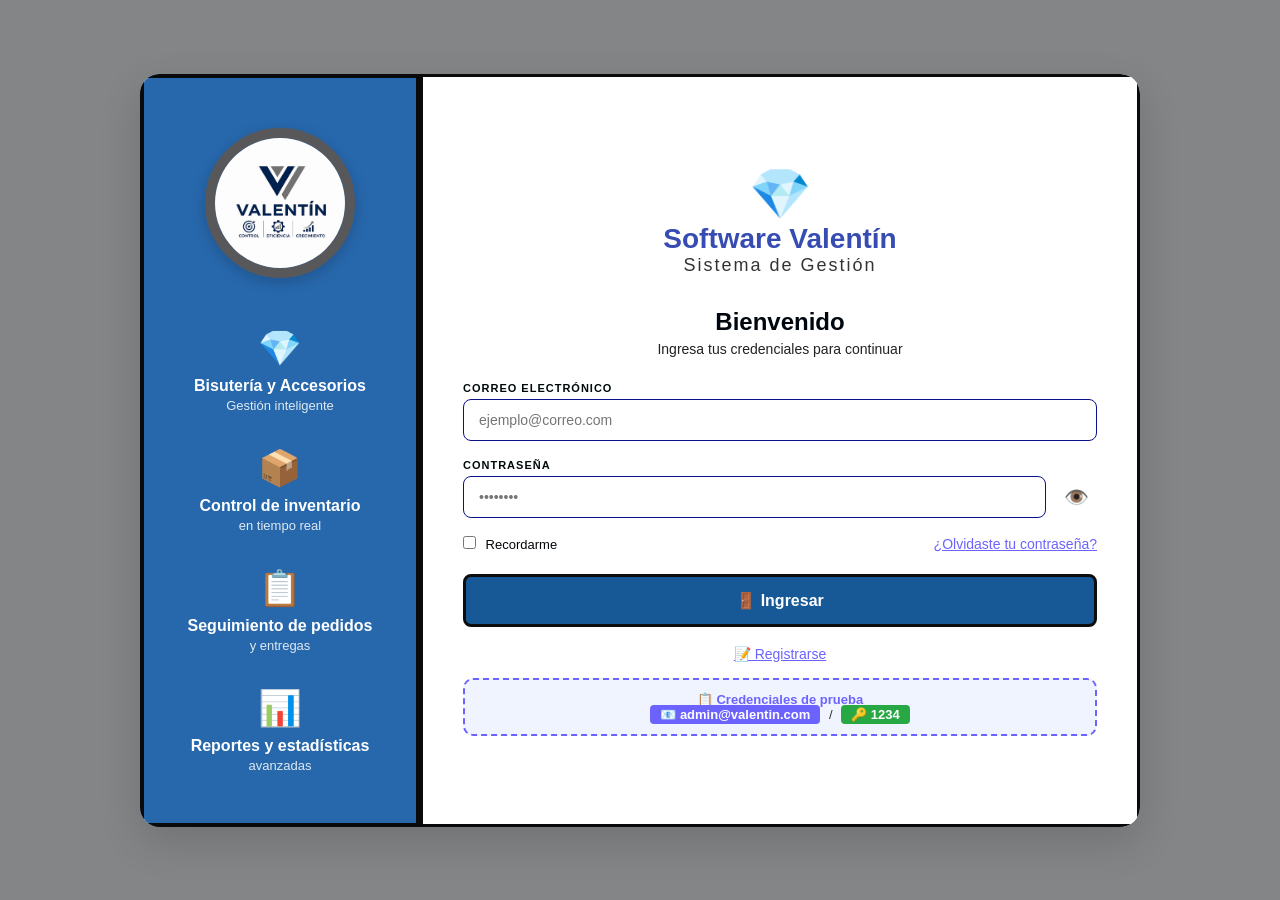
<file: index.html>
<!DOCTYPE html>
<html lang="es">
<head>
    <meta charset="UTF-8">
    <meta name="viewport" content="width=device-width, initial-scale=1.0">
    <title>Software Valentín - Login</title>
    <link rel="stylesheet" href="styles.css">
    <style>
        /* Estilo para las credenciales de prueba */
        .credenciales-demo {
            background: #f0f4ff;
            border: 2px dashed #6c63ff;
            border-radius: 10px;
            padding: 12px 15px;
            margin-top: 15px;
            font-size: 13px;
            color: #333;
            text-align: center;
        }
        .credenciales-demo strong {
            color: #6c63ff;
        }
        .credenciales-demo .usuario {
            background: #6c63ff;
            color: white;
            padding: 2px 10px;
            border-radius: 4px;
            font-weight: bold;
        }
        .credenciales-demo .clave {
            background: #28a745;
            color: white;
            padding: 2px 10px;
            border-radius: 4px;
            font-weight: bold;
        }
    </style>
</head>
<body>

    <div class="login-container">

        <!-- ============ COLUMNA IZQUIERDA (INFO) ============ -->
        <div class="info-box">
            <div class="logo-container">
                <img src="logo.png/LOGO VALENTIN 1.png" alt="Logo Valentín" class="logo-img">
            </div>
            
            <div class="info-item">
                <span>💎</span>
                <h3>Bisutería y Accesorios</h3>
                <p>Gestión inteligente</p>
            </div>
            <div class="info-item">
                <span>📦</span>
                <h3>Control de inventario</h3>
                <p>en tiempo real</p>
            </div>
            <div class="info-item">
                <span>📋</span>
                <h3>Seguimiento de pedidos</h3>
                <p>y entregas</p>
            </div>
            <div class="info-item">
                <span>📊</span>
                <h3>Reportes y estadísticas</h3>
                <p>avanzadas</p>
            </div>
        </div>

        <!-- ============ COLUMNA DERECHA (LOGIN) ============ -->
        <div class="login-box">

            <div class="logo">
                <span class="icono-logo">💎</span>
                <h1>Software Valentín</h1>
                <p>Sistema de Gestión</p>
            </div>

            <div class="bienvenida">
                <h2>Bienvenido</h2>
                <p>Ingresa tus credenciales para continuar</p>
            </div>

            <!-- ============ FORMULARIO ============ -->
            <form id="form-login">

                <div class="campo">
                    <label>CORREO ELECTRÓNICO</label>
                    <input type="email" id="login-email" placeholder="ejemplo@correo.com" required>
                </div>

                <div class="campo">
                    <label>CONTRASEÑA</label>
                    <div style="display:flex; align-items:center; gap:10px;">
                        <input type="password" id="login-password" placeholder="••••••••" required style="flex:1;">
                        <button type="button" id="togglePassword" style="background:none; border:none; cursor:pointer; font-size:20px; padding:8px;">👁️</button>
                    </div>
                </div>

                <div class="opciones">
                    <label class="recordar">
                        <input type="checkbox" id="recordarme"> Recordarme
                    </label>
                    <button type="button" id="btnOlvido" style="background:none; border:none; color:#6c63ff; cursor:pointer; font-size:14px; text-decoration:underline;">
                        ¿Olvidaste tu contraseña?
                    </button>
                </div>

                <button type="submit" class="btn-ingresar" id="btnIngresar">🚪 Ingresar</button>

                <div class="registro">
                    <button type="button" id="btnRegistro" style="background:none; border:none; color:#6c63ff; cursor:pointer; font-size:14px; text-decoration:underline;">
                        📝 Registrarse
                    </button>
                </div>

                <!-- ========================================== -->
                <!-- CREDENCIALES DE PRUEBA VISIBLES -->
                <!-- ========================================== -->
                <div class="credenciales-demo">
                    <strong>📋 Credenciales de prueba</strong><br>
                    <span class="usuario">📧 admin@valentin.com</span>
                    <span style="margin:0 5px;">/</span>
                    <span class="clave">🔑 1234</span>
                </div>

                <!-- Mensaje de error -->
                <div id="mensaje-error" style="display:none; background:#fee; color:#dc3545; padding:10px; border-radius:8px; margin-top:15px; text-align:center; font-size:14px;">
                    ⚠️ <span id="texto-error">Credenciales incorrectas</span>
                </div>

            </form>

        </div><!-- fin login-box -->

    </div><!-- fin login-container -->

    <!-- ========================================== -->
    <!-- SCRIPT - ENLAZADO -->
    <!-- ========================================== -->
    <script src="script.js"></script>

    <!-- ========================================== -->
    <!-- SCRIPT ADICIONAL PARA LOGIN -->
    <!-- ========================================== -->
    <script>
        document.addEventListener('DOMContentLoaded', function() {

            console.log('✅ Login cargado');
            console.log('📝 Credenciales: admin@valentin.com / 1234');

            // ==========================================
            // MOSTRAR/OCULTAR CONTRASEÑA
            // ==========================================
            document.getElementById('togglePassword')?.addEventListener('click', function() {
                const passwordInput = document.getElementById('login-password');
                if (passwordInput.type === 'password') {
                    passwordInput.type = 'text';
                    this.textContent = '🙈';
                } else {
                    passwordInput.type = 'password';
                    this.textContent = '👁️';
                }
            });

            // ==========================================
            // MOSTRAR ERROR
            // ==========================================
            function mostrarError(mensaje) {
                const errorDiv = document.getElementById('mensaje-error');
                const textoError = document.getElementById('texto-error');
                if (errorDiv && textoError) {
                    textoError.textContent = mensaje;
                    errorDiv.style.display = 'block';
                }
            }

            function ocultarError() {
                const errorDiv = document.getElementById('mensaje-error');
                if (errorDiv) {
                    errorDiv.style.display = 'none';
                }
            }

            // ==========================================
            // VALIDAR Y PROCESAR LOGIN
            // ==========================================
            document.getElementById('form-login')?.addEventListener('submit', function(e) {
                e.preventDefault();

                const email = document.getElementById('login-email').value.trim();
                const password = document.getElementById('login-password').value.trim();

                ocultarError();

                if (!email || !password) {
                    mostrarError('Por favor completa todos los campos');
                    return;
                }

                const emailRegex = /^[^\s@]+@[^\s@]+\.[^\s@]+$/;
                if (!emailRegex.test(email)) {
                    mostrarError('Ingresa un correo electrónico válido');
                    return;
                }

                if (password.length < 4) {
                    mostrarError('La contraseña debe tener al menos 4 caracteres');
                    return;
                }

                // CREDENCIALES
                const usuarioValido = 'admin@valentin.com';
                const passValido = '1234';

                if (email === usuarioValido && password === passValido) {
                    alert('✅ ¡Bienvenido al sistema!\n\nUsuario: ' + email);
                    localStorage.setItem('valentin_sesion', 'activa');
                    window.location.href = 'dashboard.html';
                } else {
                    mostrarError('Correo o contraseña incorrectos');
                }
            });

            // ==========================================
            // BOTÓN OLVIDASTE CONTRASEÑA
            // ==========================================
            document.getElementById('btnOlvido')?.addEventListener('click', function() {
                const email = document.getElementById('login-email').value.trim();
                if (email) {
                    alert('📧 Se ha enviado un enlace de recuperación a:\n\n' + email);
                } else {
                    alert('📧 Ingresa tu correo para recuperar tu contraseña.\n\nEjemplo: admin@valentin.com');
                }
            });

            // ==========================================
            // BOTÓN REGISTRARSE
            // ==========================================
            document.getElementById('btnRegistro')?.addEventListener('click', function() {
                alert('📝 Formulario de registro\n\nContacta al administrador.\n\n📧 admin@valentin.com');
            });

            // ==========================================
            // AUTOCOMPLETAR DEMO
            // ==========================================
            document.getElementById('login-email')?.addEventListener('keydown', function(e) {
                if (e.key === 'Enter' && !this.value) {
                    this.value = 'admin@valentin.com';
                    document.getElementById('login-password').value = '1234';
                    document.getElementById('login-password').focus();
                }
            });

            // ==========================================
            // INGRESAR CON ENTER
            // ==========================================
            document.getElementById('login-password')?.addEventListener('keydown', function(e) {
                if (e.key === 'Enter') {
                    document.getElementById('btnIngresar').click();
                }
            });

        });
    </script>

</body>
</html>
</file>
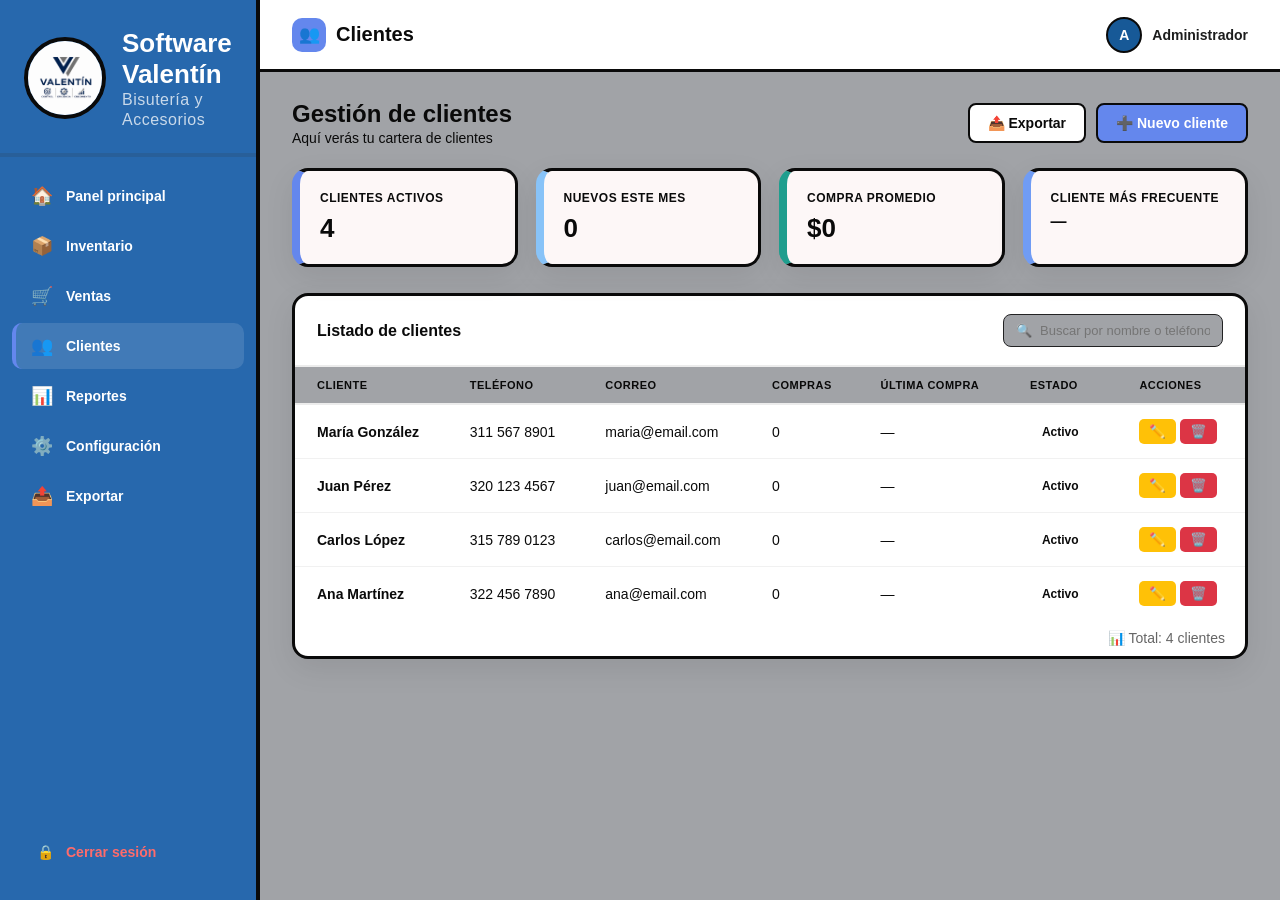
<file: clientes.html>
<!DOCTYPE html>
<html lang="es">
<head>
    <meta charset="UTF-8">
    <meta name="viewport" content="width=device-width, initial-scale=1.0">
    <title>Software Valentín - Clientes</title>
    <link rel="stylesheet" href="dashboard.css">
</head>
<body>
    <div class="app">

        <!-- ============ SIDEBAR ============ -->
        <aside class="sidebar">
            <div class="sidebar-logo">
                <img src="logo.png/LOGO VALENTIN 1.png" alt="Logo Valentín" class="icono-logo">
                <h1>Software Valentín<span class="subtitulo">Bisutería y Accesorios</span></h1>
            </div>
            <nav class="sidebar-nav">
                <a href="dashboard.html" style="--modulo-color:#ffffff;"><span class="icono">🏠</span><span>Panel principal</span></a>
                <a href="inventario.html" style="--modulo-color:var(--c-inventario);"><span class="icono">📦</span><span>Inventario</span></a>
                <a href="ventas.html" style="--modulo-color:var(--c-ventas);"><span class="icono">🛒</span><span>Ventas</span></a>
                <a href="clientes.html" class="activo" style="--modulo-color:var(--c-clientes);"><span class="icono">👥</span><span>Clientes</span></a>
                <a href="reportes.html" style="--modulo-color:var(--c-reportes);"><span class="icono">📊</span><span>Reportes</span></a>
                <a href="configuracion.html" style="--modulo-color:var(--c-configuracion);"><span class="icono">⚙️</span><span>Configuración</span></a>
                <a href="exportar.html" style="--modulo-color:var(--c-exportar);"><span class="icono">📤</span><span>Exportar</span></a>
            </nav>
            <div class="sidebar-footer">
                <a href="#" class="cerrar-sesion" style="display:flex; align-items:center; gap:12px; padding:12px 25px; color:#ff6b6b; text-decoration:none;">
                    <span class="icono">🔒</span>
                    <span>Cerrar sesión</span>
                </a>
            </div>
        </aside>

        <!-- ============ CONTENIDO ============ -->
        <main class="main" style="--modulo-color:var(--c-clientes);">
            <header class="topbar">
                <h2><span class="modulo-icono">👥</span> Clientes</h2>
                <div class="topbar-usuario">
                    <div class="avatar">A</div>
                    <span>Administrador</span>
                </div>
            </header>

            <div class="contenido">

                <!-- ============ ENCABEZADO ============ -->
                <div class="encabezado">
                    <div>
                        <h2>Gestión de clientes</h2>
                        <p>Aquí verás tu cartera de clientes</p>
                    </div>
                    <div style="display:flex;gap:10px; flex-wrap:wrap;">
                        <!-- BOTÓN EXPORTAR -->
                        <button class="btn btn-secundario" id="exportar-clientes">📤 Exportar</button>
                        <!-- BOTÓN NUEVO CLIENTE (muestra formulario) -->
                        <button class="btn btn-primario btn-agregar" data-form="form-clientes">➕ Nuevo cliente</button>
                    </div>
                </div>

                <!-- ============ KPIs ============ -->
                <div class="grid-kpi">
                    <div class="tarjeta kpi" style="--modulo-color:var(--c-clientes);">
                        <div class="kpi-label">Clientes activos</div>
                        <div class="kpi-valor" id="clientes-activos">0</div>
                    </div>
                    <div class="tarjeta kpi" style="--modulo-color:var(--c-reportes);">
                        <div class="kpi-label">Nuevos este mes</div>
                        <div class="kpi-valor" id="nuevos-mes">0</div>
                    </div>
                    <div class="tarjeta kpi" style="--modulo-color:var(--c-ventas);">
                        <div class="kpi-label">Compra promedio</div>
                        <div class="kpi-valor" id="compra-promedio">$0</div>
                    </div>
                    <div class="tarjeta kpi" style="--modulo-color:var(--c-inventario);">
                        <div class="kpi-label">Cliente más frecuente</div>
                        <div class="kpi-valor" id="cliente-frecuente" style="font-size:16px;">—</div>
                    </div>
                </div>

                <!-- ============ FORMULARIO ============ -->
                <div id="form-clientes" class="form-container" style="display:none; background:white; padding:20px; border-radius:12px; margin-bottom:20px; box-shadow:0 2px 10px rgba(0,0,0,0.1);">
                    <h3 style="margin-bottom:15px;">👤 Nuevo cliente</h3>
                    <div style="display:grid; grid-template-columns:repeat(auto-fit, minmax(200px,1fr)); gap:15px;">
                        <input type="text" id="cliente-nombre" placeholder="Nombre completo" required style="padding:10px; border:2px solid #ddd; border-radius:8px;">
                        <input type="email" id="cliente-email" placeholder="Correo electrónico" required style="padding:10px; border:2px solid #ddd; border-radius:8px;">
                        <input type="tel" id="cliente-telefono" placeholder="Teléfono" style="padding:10px; border:2px solid #ddd; border-radius:8px;">
                        <input type="text" id="cliente-direccion" placeholder="Dirección" style="padding:10px; border:2px solid #ddd; border-radius:8px;">
                    </div>
                    <div style="display:flex; gap:10px; margin-top:15px; flex-wrap:wrap;">
                        <!-- BOTÓN GUARDAR -->
                        <button class="btn btn-primario" id="guardar-cliente">💾 Guardar cliente</button>
                        <!-- BOTÓN CANCELAR -->
                        <button class="btn btn-secundario" id="cancelar-cliente">❌ Cancelar</button>
                    </div>
                </div>

                <!-- ============ TABLA ============ -->
                <div class="panel">
                    <div class="panel-header">
                        <h3>Listado de clientes</h3>
                        <div class="buscador">
                            🔍 <input type="text" class="buscar" placeholder="Buscar por nombre o teléfono...">
                        </div>
                    </div>

                    <div class="table-container">
                        <table>
                            <thead>
                                <tr>
                                    <th>Cliente</th>
                                    <th>Teléfono</th>
                                    <th>Correo</th>
                                    <th>Compras</th>
                                    <th>Última compra</th>
                                    <th>Estado</th>
                                    <th>Acciones</th>
                                </tr>
                            </thead>
                            <tbody id="tabla-clientes">
                                <!-- Los clientes se cargan desde localStorage -->
                            </tbody>
                        </table>
                    </div>

                    <div class="table-counter" style="text-align:right; padding:10px 20px; color:#666; font-size:14px;">
                        📊 Total: <span id="contador-clientes">0</span> clientes
                    </div>

                    <div class="estado-vacio" id="vacio-clientes" style="display:none;">
                        <div class="icono-vacio">👥</div>
                        <h4>Aún no tienes clientes registrados</h4>
                        <p>Registra tu primer cliente para empezar a construir tu cartera.</p>
                        <button class="btn btn-primario btn-agregar" data-form="form-clientes">➕ Nuevo cliente</button>
                    </div>
                </div>

            </div>
        </main>
    </div>

    <!-- ========================================== -->
    <!-- SCRIPT - ENLAZADO -->
    <!-- ========================================== -->
    <script src="script.js"></script>

</body>
</html>
</file>
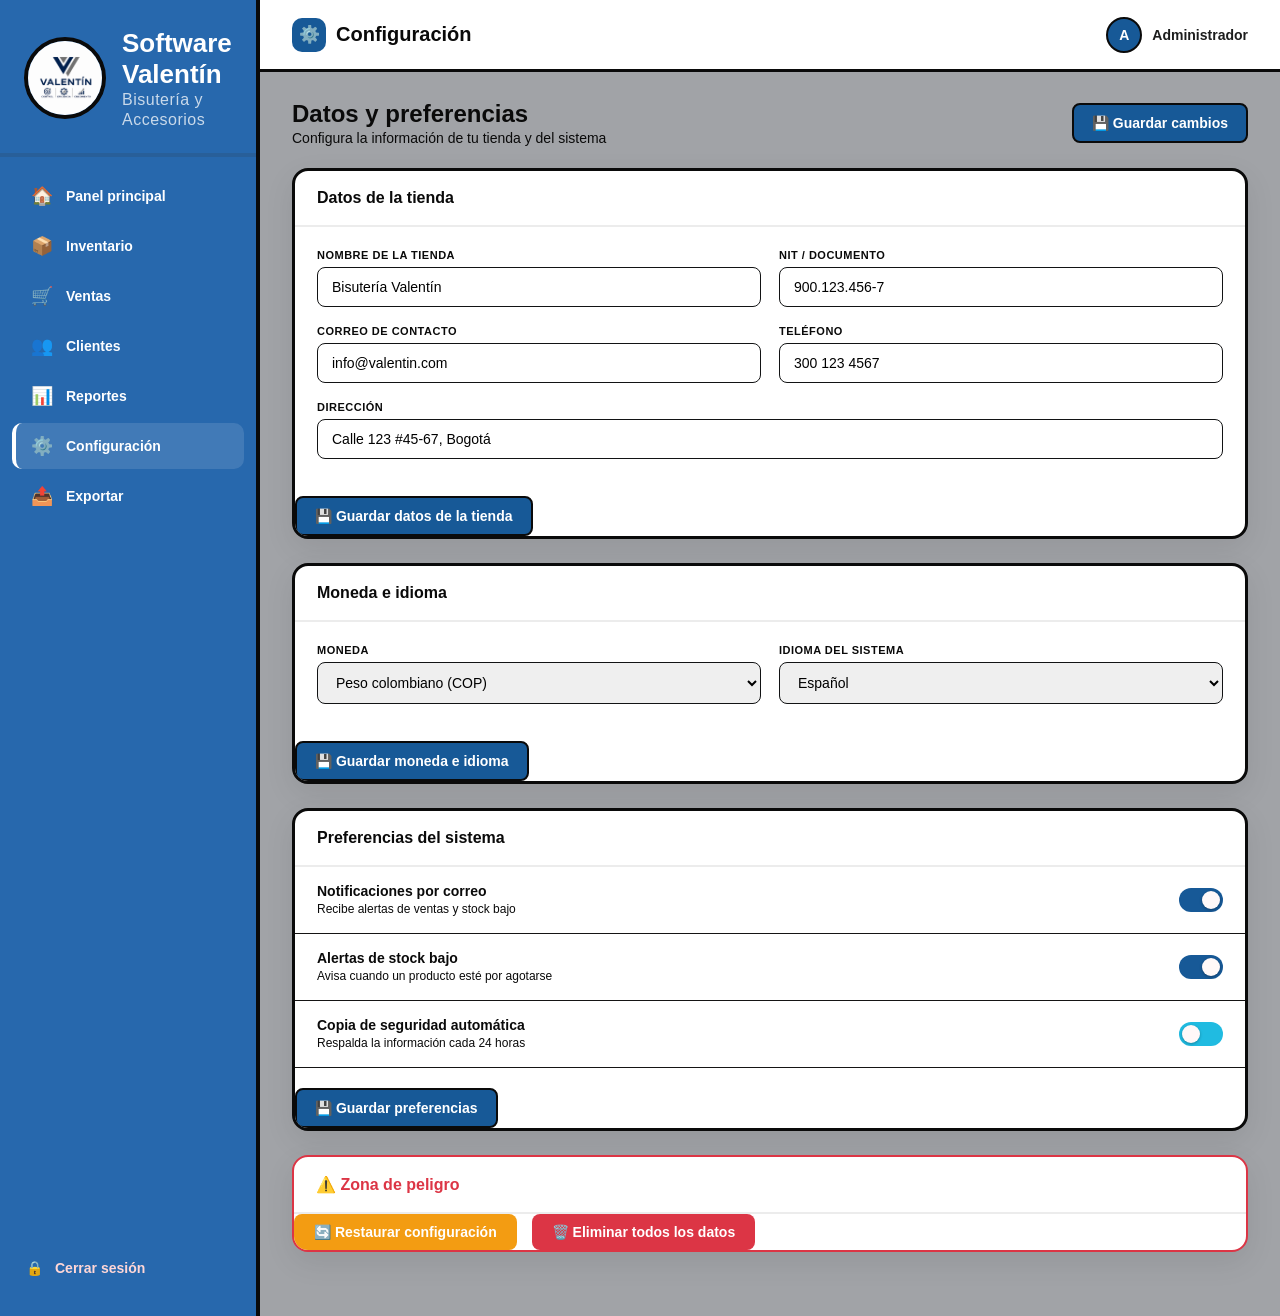
<file: configuracion.html>
<!DOCTYPE html>
<html lang="es">
<head>
    <meta charset="UTF-8">
    <meta name="viewport" content="width=device-width, initial-scale=1.0">
    <title>Software Valentín - Configuración</title>
    <link rel="stylesheet" href="dashboard.css">
</head>
<body>
    <div class="app">

        <!-- ============ SIDEBAR ============ -->
        <aside class="sidebar">
            <div class="sidebar-logo">
                <img src="logo.png/LOGO VALENTIN 1.png" alt="Logo Valentín" class="icono-logo">
                <h1>Software Valentín<span class="subtitulo">Bisutería y Accesorios</span></h1>
            </div>
            <nav class="sidebar-nav">
                <a href="dashboard.html"><span class="icono">🏠</span><span>Panel principal</span></a>
                <a href="inventario.html"><span class="icono">📦</span><span>Inventario</span></a>
                <a href="ventas.html"><span class="icono">🛒</span><span>Ventas</span></a>
                <a href="clientes.html"><span class="icono">👥</span><span>Clientes</span></a>
                <a href="reportes.html"><span class="icono">📊</span><span>Reportes</span></a>
                <a href="configuracion.html" class="activo"><span class="icono">⚙️</span><span>Configuración</span></a>
                <a href="exportar.html"><span class="icono">📤</span><span>Exportar</span></a>
            </nav>
            <div class="sidebar-footer">
                <a href="#" class="cerrar-sesion"><span class="icono">🔒</span><span>Cerrar sesión</span></a>
            </div>
        </aside>

        <!-- ============ CONTENIDO ============ -->
        <main class="main">
            <header class="topbar">
                <h2><span class="modulo-icono">⚙️</span> Configuración</h2>
                <div class="topbar-usuario">
                    <div class="avatar">A</div>
                    <span>Administrador</span>
                </div>
            </header>

            <div class="contenido">

                <!-- ============ ENCABEZADO ============ -->
                <div class="encabezado">
                    <div>
                        <h2>Datos y preferencias</h2>
                        <p>Configura la información de tu tienda y del sistema</p>
                    </div>
                    <!-- BOTÓN GUARDAR CAMBIOS (encabezado) -->
                    <button class="btn btn-primario" id="guardar-cambios">💾 Guardar cambios</button>
                </div>

                <!-- ============ PANEL 1: DATOS DE LA TIENDA ============ -->
                <div class="panel">
                    <div class="panel-header"><h3>Datos de la tienda</h3></div>
                    <div class="form-grid">
                        <div class="campo">
                            <label>Nombre de la tienda</label>
                            <input type="text" id="nombre-tienda" placeholder="Ej. Bisutería Valentín" value="Bisutería Valentín">
                        </div>
                        <div class="campo">
                            <label>NIT / Documento</label>
                            <input type="text" id="nit-tienda" placeholder="Ej. 900.123.456-7" value="900.123.456-7">
                        </div>
                        <div class="campo">
                            <label>Correo de contacto</label>
                            <input type="email" id="correo-tienda" placeholder="correo@tutienda.com" value="info@valentin.com">
                        </div>
                        <div class="campo">
                            <label>Teléfono</label>
                            <input type="text" id="telefono-tienda" placeholder="Ej. 300 123 4567" value="300 123 4567">
                        </div>
                        <div class="campo full" style="grid-column: 1 / -1;">
                            <label>Dirección</label>
                            <input type="text" id="direccion-tienda" placeholder="Dirección de la tienda" value="Calle 123 #45-67, Bogotá">
                        </div>
                    </div>
                    <!-- BOTÓN GUARDAR TIENDA -->
                    <button class="btn btn-primario" id="guardar-tienda" style="margin-top:15px;">💾 Guardar datos de la tienda</button>
                </div>

                <!-- ============ PANEL 2: MONEDA E IDIOMA ============ -->
                <div class="panel">
                    <div class="panel-header"><h3>Moneda e idioma</h3></div>
                    <div class="form-grid">
                        <div class="campo">
                            <label>Moneda</label>
                            <select id="moneda-sistema">
                                <option value="COP" selected>Peso colombiano (COP)</option>
                                <option value="USD">Dólar (USD)</option>
                                <option value="EUR">Euro (EUR)</option>
                                <option value="MXN">Peso mexicano (MXN)</option>
                            </select>
                        </div>
                        <div class="campo">
                            <label>Idioma del sistema</label>
                            <select id="idioma-sistema">
                                <option value="es" selected>Español</option>
                                <option value="en">Inglés</option>
                                <option value="pt">Portugués</option>
                            </select>
                        </div>
                    </div>
                    <!-- BOTÓN GUARDAR MONEDA/IDIOMA -->
                    <button class="btn btn-primario" id="guardar-moneda" style="margin-top:15px;">💾 Guardar moneda e idioma</button>
                </div>

                <!-- ============ PANEL 3: PREFERENCIAS ============ -->
                <div class="panel">
                    <div class="panel-header"><h3>Preferencias del sistema</h3></div>
                    
                    <div class="switch-fila">
                        <div class="texto">
                            <strong>Notificaciones por correo</strong>
                            <span>Recibe alertas de ventas y stock bajo</span>
                        </div>
                        <label class="switch">
                            <input type="checkbox" id="notificaciones" checked>
                            <span class="slider"></span>
                        </label>
                    </div>

                    <div class="switch-fila">
                        <div class="texto">
                            <strong>Alertas de stock bajo</strong>
                            <span>Avisa cuando un producto esté por agotarse</span>
                        </div>
                        <label class="switch">
                            <input type="checkbox" id="alertas-stock" checked>
                            <span class="slider"></span>
                        </label>
                    </div>

                    <div class="switch-fila">
                        <div class="texto">
                            <strong>Copia de seguridad automática</strong>
                            <span>Respalda la información cada 24 horas</span>
                        </div>
                        <label class="switch">
                            <input type="checkbox" id="copia-seguridad">
                            <span class="slider"></span>
                        </label>
                    </div>

                    <!-- BOTÓN GUARDAR PREFERENCIAS -->
                    <button class="btn btn-primario" id="guardar-preferencias" style="margin-top:20px;">💾 Guardar preferencias</button>
                </div>

                <!-- ============ PANEL 4: ZONA DE PELIGRO ============ -->
                <div class="panel" style="border: 2px solid #dc3545;">
                    <div class="panel-header"><h3 style="color:#dc3545;">⚠️ Zona de peligro</h3></div>
                    <div style="display:flex; gap:15px; flex-wrap:wrap;">
                        <!-- BOTÓN RESTAURAR -->
                        <button class="btn btn-warning" id="restaurar-config" style="background:#f39c12; color:white; border:none; padding:10px 20px; border-radius:8px; cursor:pointer;">
                            🔄 Restaurar configuración
                        </button>
                        <!-- BOTÓN ELIMINAR DATOS -->
                        <button class="btn btn-danger" id="eliminar-datos" style="background:#dc3545; color:white; border:none; padding:10px 20px; border-radius:8px; cursor:pointer;">
                            🗑️ Eliminar todos los datos
                        </button>
                    </div>
                </div>

            </div>
        </main>
    </div>

    <!-- ========================================== -->
    <!-- SCRIPT - ENLAZADO -->
    <!-- ========================================== -->
    <script src="script.js"></script>

</body>
</html>
</file>
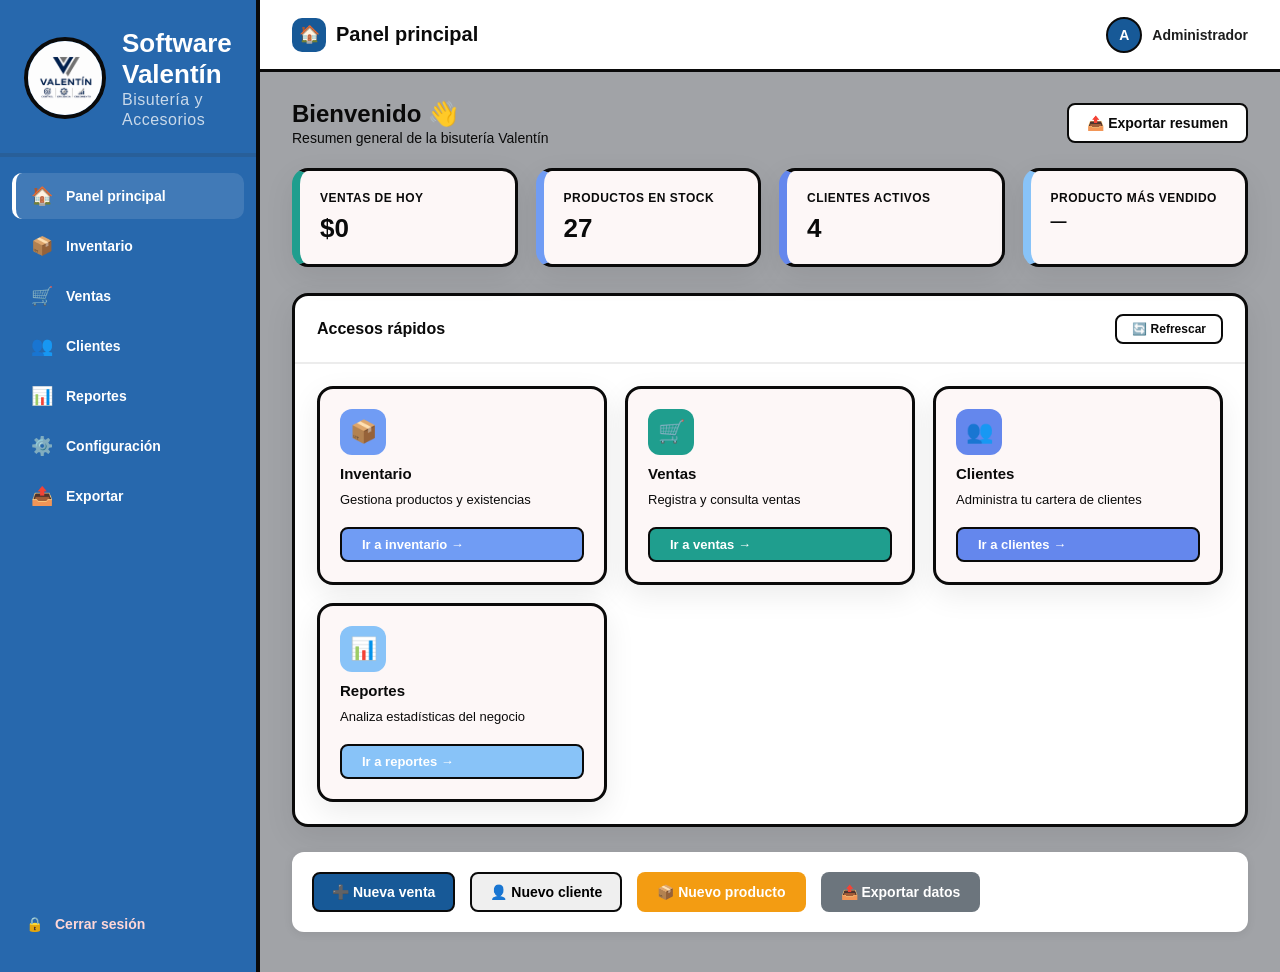
<file: dashboard.html>
<!DOCTYPE html>
<html lang="es">
<head>
    <meta charset="UTF-8">
    <meta name="viewport" content="width=device-width, initial-scale=1.0">
    <title>Software Valentín - Dashboard</title>
    <link rel="stylesheet" href="dashboard.css">
</head>
<body>
    <div class="app">

        <!-- ============ SIDEBAR ============ -->
        <aside class="sidebar">
            <div class="sidebar-logo">
                <img src="logo.png/LOGO VALENTIN 1.png" alt="Logo Valentín" class="icono-logo">
                <h1>Software Valentín<span class="subtitulo">Bisutería y Accesorios</span></h1>
            </div>

            <nav class="sidebar-nav">
                <a href="dashboard.html" class="activo"><span class="icono">🏠</span><span>Panel principal</span></a>
                <a href="inventario.html"><span class="icono">📦</span><span>Inventario</span></a>
                <a href="ventas.html"><span class="icono">🛒</span><span>Ventas</span></a>
                <a href="clientes.html"><span class="icono">👥</span><span>Clientes</span></a>
                <a href="reportes.html"><span class="icono">📊</span><span>Reportes</span></a>
                <a href="configuracion.html"><span class="icono">⚙️</span><span>Configuración</span></a>
                <a href="exportar.html"><span class="icono">📤</span><span>Exportar</span></a>
            </nav>

            <div class="sidebar-footer">
                <a href="#" class="cerrar-sesion"><span class="icono">🔒</span><span>Cerrar sesión</span></a>
            </div>
        </aside>

        <!-- ============ CONTENIDO ============ -->
        <main class="main">
            <header class="topbar">
                <h2><span class="modulo-icono">🏠</span> Panel principal</h2>
                <div class="topbar-usuario">
                    <div class="avatar">A</div>
                    <span>Administrador</span>
                </div>
            </header>

            <div class="contenido">

                <!-- ============ ENCABEZADO ============ -->
                <div class="encabezado">
                    <div>
                        <h2>Bienvenido 👋</h2>
                        <p id="fecha-actual">Resumen general de la bisutería Valentín</p>
                    </div>
                    <!-- BOTÓN EXPORTAR RESUMEN -->
                    <button class="btn btn-secundario" id="exportar-resumen">📤 Exportar resumen</button>
                </div>

                <!-- ============ KPIs ============ -->
                <div class="grid-kpi">
                    <div class="tarjeta kpi" style="--modulo-color:var(--c-ventas);">
                        <div class="kpi-label">Ventas de hoy</div>
                        <div class="kpi-valor" id="ventas-hoy">$0</div>
                    </div>
                    <div class="tarjeta kpi" style="--modulo-color:var(--c-inventario);">
                        <div class="kpi-label">Productos en stock</div>
                        <div class="kpi-valor" id="productos-stock">0</div>
                    </div>
                    <div class="tarjeta kpi" style="--modulo-color:var(--c-clientes);">
                        <div class="kpi-label">Clientes activos</div>
                        <div class="kpi-valor" id="clientes-activos">0</div>
                    </div>
                    <div class="tarjeta kpi" style="--modulo-color:var(--c-reportes);">
                        <div class="kpi-label">Producto más vendido</div>
                        <div class="kpi-valor" id="producto-top" style="font-size:16px;">—</div>
                    </div>
                </div>

                <!-- ============ ACCESOS RÁPIDOS ============ -->
                <div class="panel">
                    <div class="panel-header">
                        <h3>Accesos rápidos</h3>
                        <!-- BOTÓN REFRESCAR -->
                        <button class="btn btn-secundario" id="refrescar-datos" style="padding:6px 15px; font-size:12px;">🔄 Refrescar</button>
                    </div>
                    <div class="grid-exportar" style="padding:22px;">

                        <div class="tarjeta tarjeta-exportar" style="--modulo-color:var(--c-inventario); cursor:pointer;" onclick="window.location.href='inventario.html'">
                            <div class="icono-grande">📦</div>
                            <h4>Inventario</h4>
                            <p>Gestiona productos y existencias</p>
                            <!-- BOTÓN IR A INVENTARIO -->
                            <button class="btn btn-primario" style="margin-top:10px; padding:8px 20px; font-size:13px;">Ir a inventario →</button>
                        </div>

                        <div class="tarjeta tarjeta-exportar" style="--modulo-color:var(--c-ventas); cursor:pointer;" onclick="window.location.href='ventas.html'">
                            <div class="icono-grande">🛒</div>
                            <h4>Ventas</h4>
                            <p>Registra y consulta ventas</p>
                            <!-- BOTÓN IR A VENTAS -->
                            <button class="btn btn-primario" style="margin-top:10px; padding:8px 20px; font-size:13px;">Ir a ventas →</button>
                        </div>

                        <div class="tarjeta tarjeta-exportar" style="--modulo-color:var(--c-clientes); cursor:pointer;" onclick="window.location.href='clientes.html'">
                            <div class="icono-grande">👥</div>
                            <h4>Clientes</h4>
                            <p>Administra tu cartera de clientes</p>
                            <!-- BOTÓN IR A CLIENTES -->
                            <button class="btn btn-primario" style="margin-top:10px; padding:8px 20px; font-size:13px;">Ir a clientes →</button>
                        </div>

                        <div class="tarjeta tarjeta-exportar" style="--modulo-color:var(--c-reportes); cursor:pointer;" onclick="window.location.href='reportes.html'">
                            <div class="icono-grande">📊</div>
                            <h4>Reportes</h4>
                            <p>Analiza estadísticas del negocio</p>
                            <!-- BOTÓN IR A REPORTES -->
                            <button class="btn btn-primario" style="margin-top:10px; padding:8px 20px; font-size:13px;">Ir a reportes →</button>
                        </div>

                    </div>
                </div>

                <!-- ============ BOTONES DE ACCIÓN RÁPIDA ============ -->
                <div style="display:flex; gap:15px; flex-wrap:wrap; margin-top:25px; padding:20px; background:white; border-radius:12px; box-shadow:0 2px 10px rgba(0,0,0,0.08);">
                    <!-- BOTÓN NUEVA VENTA -->
                    <button class="btn btn-primario" onclick="window.location.href='ventas.html'">➕ Nueva venta</button>
                    <!-- BOTÓN NUEVO CLIENTE -->
                    <button class="btn btn-success" onclick="window.location.href='clientes.html'">👤 Nuevo cliente</button>
                    <!-- BOTÓN NUEVO PRODUCTO -->
                    <button class="btn btn-warning" onclick="window.location.href='inventario.html'" style="background:#f39c12; color:white; border:none; padding:10px 20px; border-radius:8px; cursor:pointer;">📦 Nuevo producto</button>
                    <!-- BOTÓN EXPORTAR DATOS -->
                    <button class="btn btn-exportar" id="exportar-datos" style="background:#6c757d; color:white; border:none; padding:10px 20px; border-radius:8px; cursor:pointer;">📤 Exportar datos</button>
                </div>

            </div>
        </main>
    </div>

    <!-- ========================================== -->
    <!-- SCRIPT - ENLAZADO -->
    <!-- ========================================== -->
    <script src="script.js"></script>

</body>
</html>
</file>
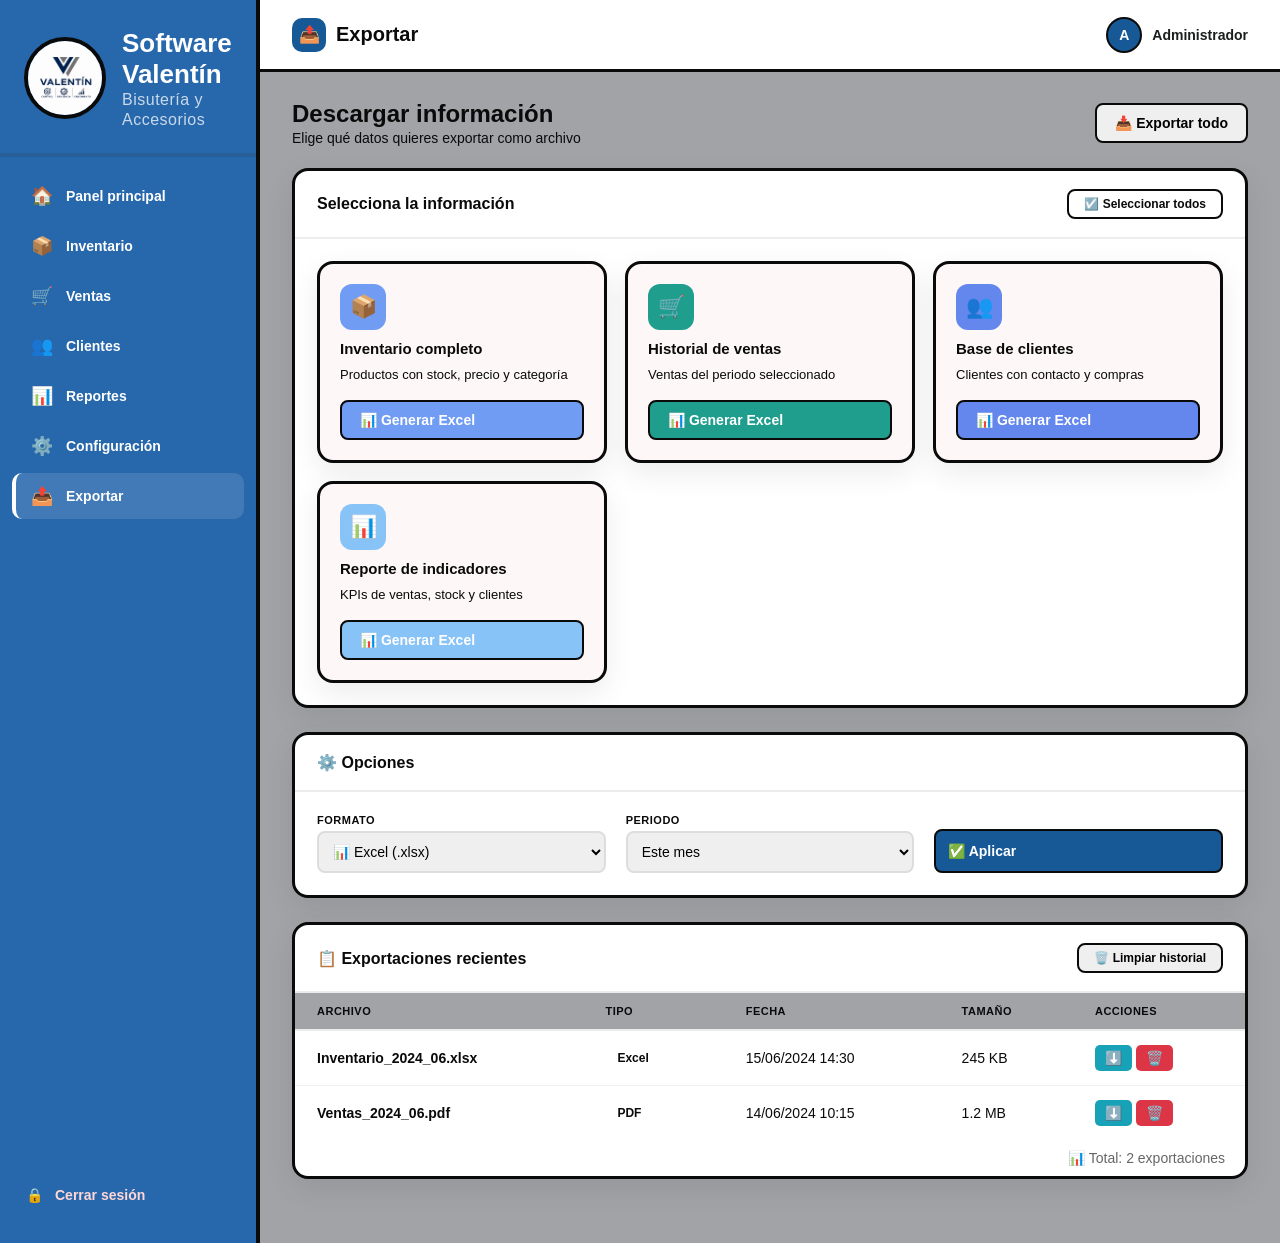
<file: exportar.html>
<!DOCTYPE html>
<html lang="es">
<head>
    <meta charset="UTF-8">
    <meta name="viewport" content="width=device-width, initial-scale=1.0">
    <title>Software Valentín - Exportar</title>
    <link rel="stylesheet" href="dashboard.css">
</head>
<body>
<div class="app">

    <aside class="sidebar">
        <div class="sidebar-logo">
            <img src="logo.png/LOGO VALENTIN 1.png" alt="Logo Valentín" class="icono-logo">
            <h1>Software Valentín<span class="subtitulo">Bisutería y Accesorios</span></h1>
        </div>
        <nav class="sidebar-nav">
            <a href="dashboard.html"><span class="icono">🏠</span><span>Panel principal</span></a>
            <a href="inventario.html"><span class="icono">📦</span><span>Inventario</span></a>
            <a href="ventas.html"><span class="icono">🛒</span><span>Ventas</span></a>
            <a href="clientes.html"><span class="icono">👥</span><span>Clientes</span></a>
            <a href="reportes.html"><span class="icono">📊</span><span>Reportes</span></a>
            <a href="configuracion.html"><span class="icono">⚙️</span><span>Configuración</span></a>
            <a href="exportar.html" class="activo"><span class="icono">📤</span><span>Exportar</span></a>
        </nav>
        <div class="sidebar-footer">
            <a href="#" class="cerrar-sesion"><span class="icono">🔒</span><span>Cerrar sesión</span></a>
        </div>
    </aside>

    <main class="main">
        <header class="topbar">
            <h2><span class="modulo-icono">📤</span> Exportar</h2>
            <div class="topbar-usuario">
                <div class="avatar">A</div>
                <span>Administrador</span>
            </div>
        </header>

        <div class="contenido">

            <div class="encabezado">
                <div>
                    <h2>Descargar información</h2>
                    <p>Elige qué datos quieres exportar como archivo</p>
                </div>
                <!-- BOTÓN EXPORTAR TODO -->
                <button class="btn btn-success" id="exportar-todo">📥 Exportar todo</button>
            </div>

            <div class="panel">
                <div class="panel-header">
                    <h3>Selecciona la información</h3>
                    <button class="btn btn-secundario" id="seleccionar-todos" style="padding:6px 15px; font-size:12px;">☑️ Seleccionar todos</button>
                </div>
                <div class="grid-exportar" style="padding:22px;">

                    <!-- TARJETA INVENTARIO -->
                    <div class="tarjeta tarjeta-exportar" style="--modulo-color:var(--c-inventario);">
                        <div class="icono-grande">📦</div>
                        <h4>Inventario completo</h4>
                        <p>Productos con stock, precio y categoría</p>
                        <button class="btn btn-primario btn-exportar-datos" data-tipo="inventario" style="margin-top:8px;">📊 Generar Excel</button>
                    </div>

                    <!-- TARJETA VENTAS -->
                    <div class="tarjeta tarjeta-exportar" style="--modulo-color:var(--c-ventas);">
                        <div class="icono-grande">🛒</div>
                        <h4>Historial de ventas</h4>
                        <p>Ventas del periodo seleccionado</p>
                        <button class="btn btn-primario btn-exportar-datos" data-tipo="ventas" style="margin-top:8px;">📊 Generar Excel</button>
                    </div>

                    <!-- TARJETA CLIENTES -->
                    <div class="tarjeta tarjeta-exportar" style="--modulo-color:var(--c-clientes);">
                        <div class="icono-grande">👥</div>
                        <h4>Base de clientes</h4>
                        <p>Clientes con contacto y compras</p>
                        <button class="btn btn-primario btn-exportar-datos" data-tipo="clientes" style="margin-top:8px;">📊 Generar Excel</button>
                    </div>

                    <!-- TARJETA REPORTES -->
                    <div class="tarjeta tarjeta-exportar" style="--modulo-color:var(--c-reportes);">
                        <div class="icono-grande">📊</div>
                        <h4>Reporte de indicadores</h4>
                        <p>KPIs de ventas, stock y clientes</p>
                        <button class="btn btn-primario btn-exportar-datos" data-tipo="reportes" style="margin-top:8px;">📊 Generar Excel</button>
                    </div>

                </div>
            </div>

            <!-- OPCIONES -->
            <div class="panel">
                <div class="panel-header"><h3>⚙️ Opciones</h3></div>
                <div style="padding:22px; display:grid; grid-template-columns:repeat(auto-fit, minmax(200px,1fr)); gap:20px;">
                    <div class="campo">
                        <label style="display:block; font-weight:600; margin-bottom:5px;">Formato</label>
                        <select id="formato-exportacion" style="width:100%; padding:10px; border:2px solid #ddd; border-radius:8px;">
                            <option value="xlsx">📊 Excel (.xlsx)</option>
                            <option value="pdf">📄 PDF</option>
                            <option value="csv">📋 CSV</option>
                        </select>
                    </div>
                    <div class="campo">
                        <label style="display:block; font-weight:600; margin-bottom:5px;">Periodo</label>
                        <select id="periodo-exportacion" style="width:100%; padding:10px; border:2px solid #ddd; border-radius:8px;">
                            <option value="hoy">Hoy</option>
                            <option value="semana">Esta semana</option>
                            <option value="mes" selected>Este mes</option>
                            <option value="todo">Todo el historial</option>
                        </select>
                    </div>
                    <div class="campo" style="display:flex; align-items:flex-end;">
                        <button class="btn btn-primario" id="aplicar-opciones" style="width:100%; padding:12px;">✅ Aplicar</button>
                    </div>
                </div>
            </div>

            <!-- EXPORTACIONES RECIENTES -->
            <div class="panel">
                <div class="panel-header">
                    <h3>📋 Exportaciones recientes</h3>
                    <button class="btn btn-danger" id="limpiar-historial" style="padding:6px 15px; font-size:12px;">🗑️ Limpiar historial</button>
                </div>
                <div class="table-container">
                    <table>
                        <thead>
                            <tr><th>Archivo</th><th>Tipo</th><th>Fecha</th><th>Tamaño</th><th>Acciones</th></tr>
                        </thead>
                        <tbody id="tabla-exportaciones">
                            <tr>
                                <td><strong>Inventario_2024_06.xlsx</strong></td>
                                <td><span class="badge badge-success">Excel</span></td>
                                <td>15/06/2024 14:30</td>
                                <td>245 KB</td>
                                <td>
                                    <button class="btn btn-descargar" style="padding:5px 10px; background:#17a2b8; color:white; border:none; border-radius:5px; cursor:pointer;">⬇️</button>
                                    <button class="btn btn-eliminar-export" style="padding:5px 10px; background:#dc3545; color:white; border:none; border-radius:5px; cursor:pointer;">🗑️</button>
                                </td>
                            </tr>
                            <tr>
                                <td><strong>Ventas_2024_06.pdf</strong></td>
                                <td><span class="badge badge-danger">PDF</span></td>
                                <td>14/06/2024 10:15</td>
                                <td>1.2 MB</td>
                                <td>
                                    <button class="btn btn-descargar" style="padding:5px 10px; background:#17a2b8; color:white; border:none; border-radius:5px; cursor:pointer;">⬇️</button>
                                    <button class="btn btn-eliminar-export" style="padding:5px 10px; background:#dc3545; color:white; border:none; border-radius:5px; cursor:pointer;">🗑️</button>
                                </td>
                            </tr>
                        </tbody>
                    </table>
                </div>
                <div class="table-counter" style="text-align:right; padding:10px 20px; color:#666; font-size:14px;">
                    📊 Total: <span id="contador-exportaciones">2</span> exportaciones
                </div>
            </div>

        </div>
    </main>
</div>

<script src="script.js"></script>

</body>
</html>
</file>
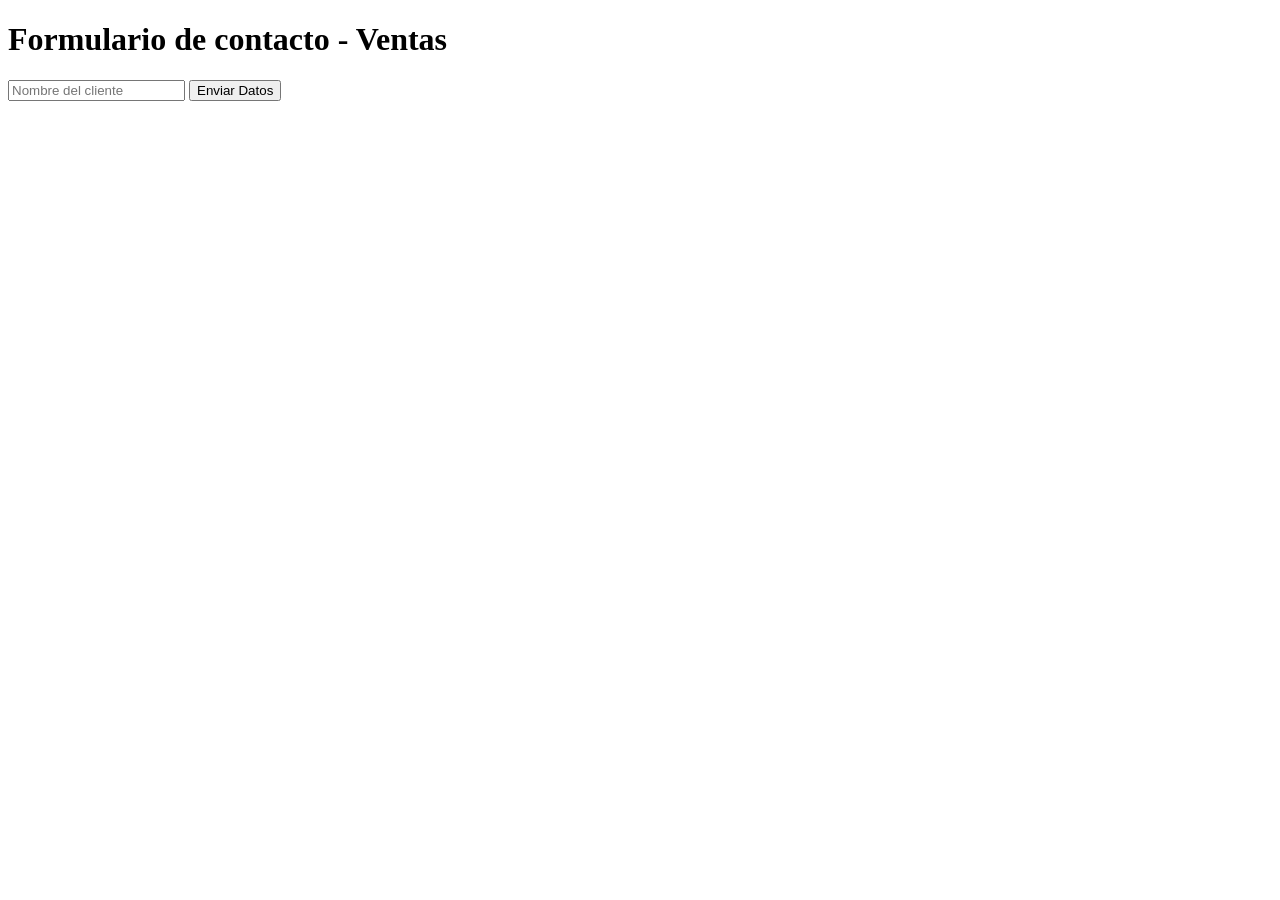
<file: formulario.html>
<!DOCTYPE html>
<html lang="en">
<head>
    <meta charset="UTF-8">
    <meta name="viewport" content="width=device-width, initial-scale=1.0">
    <title>Software Valentín - Formulario</title>
</head>
<body>
    <h1>Formulario de contacto - Ventas</h1>
    <form>
        <input type="text" placeholder="Nombre del cliente">
        <button type="submit">Enviar Datos</button>
    </form>
</body>
</html>
</file>
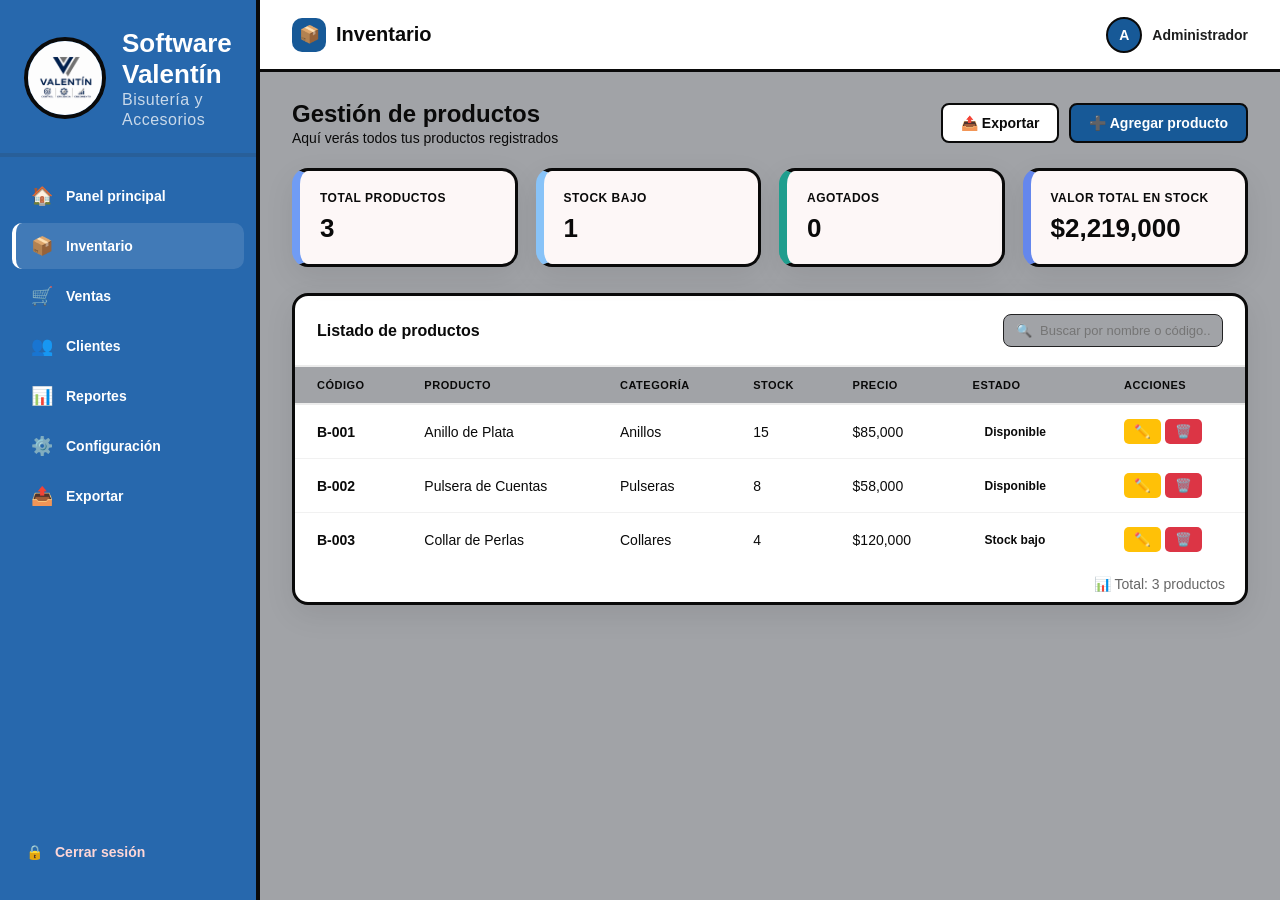
<file: inventario.html>
<!DOCTYPE html>
<html lang="es">
<head>
    <meta charset="UTF-8">
    <meta name="viewport" content="width=device-width, initial-scale=1.0">
    <title>Software Valentín - Inventario</title>
    <link rel="stylesheet" href="dashboard.css">
</head>
<body>
    <div class="app">

        <!-- ============ SIDEBAR ============ -->
        <aside class="sidebar">
            <div class="sidebar-logo">
                <img src="logo.png/LOGO VALENTIN 1.png" alt="Logo Valentín" class="icono-logo">
                <h1>Software Valentín<span class="subtitulo">Bisutería y Accesorios</span></h1>
            </div>
            <nav class="sidebar-nav">
                <a href="dashboard.html"><span class="icono">🏠</span><span>Panel principal</span></a>
                <a href="inventario.html" class="activo"><span class="icono">📦</span><span>Inventario</span></a>
                <a href="ventas.html"><span class="icono">🛒</span><span>Ventas</span></a>
                <a href="clientes.html"><span class="icono">👥</span><span>Clientes</span></a>
                <a href="reportes.html"><span class="icono">📊</span><span>Reportes</span></a>
                <a href="configuracion.html"><span class="icono">⚙️</span><span>Configuración</span></a>
                <a href="exportar.html"><span class="icono">📤</span><span>Exportar</span></a>
            </nav>
            <div class="sidebar-footer">
                <a href="#" class="cerrar-sesion"><span class="icono">🔒</span><span>Cerrar sesión</span></a>
            </div>
        </aside>

        <!-- ============ CONTENIDO ============ -->
        <main class="main">
            <header class="topbar">
                <h2><span class="modulo-icono">📦</span> Inventario</h2>
                <div class="topbar-usuario">
                    <div class="avatar">A</div>
                    <span>Administrador</span>
                </div>
            </header>

            <div class="contenido">

                <!-- ============ ENCABEZADO ============ -->
                <div class="encabezado">
                    <div>
                        <h2>Gestión de productos</h2>
                        <p>Aquí verás todos tus productos registrados</p>
                    </div>
                    <div style="display:flex;gap:10px; flex-wrap:wrap;">
                        <!-- BOTÓN EXPORTAR -->
                        <button class="btn btn-secundario" id="exportar-inventario">📤 Exportar</button>
                        <!-- BOTÓN AGREGAR PRODUCTO -->
                        <button class="btn btn-primario btn-agregar" data-form="form-inventario">➕ Agregar producto</button>
                    </div>
                </div>

                <!-- ============ KPIs ============ -->
                <div class="grid-kpi">
                    <div class="tarjeta kpi" style="--modulo-color:var(--c-inventario);">
                        <div class="kpi-label">Total productos</div>
                        <div class="kpi-valor" id="total-productos">0</div>
                    </div>
                    <div class="tarjeta kpi" style="--modulo-color:var(--c-reportes);">
                        <div class="kpi-label">Stock bajo</div>
                        <div class="kpi-valor" id="stock-bajo">0</div>
                    </div>
                    <div class="tarjeta kpi" style="--modulo-color:var(--c-ventas);">
                        <div class="kpi-label">Agotados</div>
                        <div class="kpi-valor" id="agotados">0</div>
                    </div>
                    <div class="tarjeta kpi" style="--modulo-color:var(--c-clientes);">
                        <div class="kpi-label">Valor total en stock</div>
                        <div class="kpi-valor" id="valor-stock">$0</div>
                    </div>
                </div>

                <!-- ============ FORMULARIO ============ -->
                <div id="form-inventario" class="form-container" style="display:none; background:white; padding:20px; border-radius:12px; margin-bottom:20px; box-shadow:0 2px 10px rgba(0,0,0,0.1);">
                    <h3 style="margin-bottom:15px;">💎 Nuevo producto</h3>
                    <div style="display:grid; grid-template-columns:repeat(auto-fit, minmax(200px,1fr)); gap:15px;">
                        <input type="text" id="prod-codigo" placeholder="Código" required style="padding:10px; border:2px solid #ddd; border-radius:8px;">
                        <input type="text" id="prod-nombre" placeholder="Nombre del producto" required style="padding:10px; border:2px solid #ddd; border-radius:8px;">
                        <input type="text" id="prod-categoria" placeholder="Categoría" style="padding:10px; border:2px solid #ddd; border-radius:8px;">
                        <input type="number" id="prod-stock" placeholder="Cantidad" required style="padding:10px; border:2px solid #ddd; border-radius:8px;">
                        <input type="number" id="prod-precio" placeholder="Precio" required style="padding:10px; border:2px solid #ddd; border-radius:8px;">
                    </div>
                    <div style="display:flex; gap:10px; margin-top:15px; flex-wrap:wrap;">
                        <!-- BOTÓN GUARDAR -->
                        <button class="btn btn-primario" id="guardar-producto">💾 Guardar</button>
                        <!-- BOTÓN CANCELAR -->
                        <button class="btn btn-secundario" id="cancelar-producto">❌ Cancelar</button>
                    </div>
                </div>

                <!-- ============ TABLA ============ -->
                <div class="panel">
                    <div class="panel-header">
                        <h3>Listado de productos</h3>
                        <div class="buscador">
                            🔍 <input type="text" class="buscar" placeholder="Buscar por nombre o código...">
                        </div>
                    </div>

                    <div class="table-container">
                        <table>
                            <thead>
                                <tr>
                                    <th>Código</th>
                                    <th>Producto</th>
                                    <th>Categoría</th>
                                    <th>Stock</th>
                                    <th>Precio</th>
                                    <th>Estado</th>
                                    <th>Acciones</th>
                                </tr>
                            </thead>
                            <tbody id="tabla-productos">
                                <!-- Los productos se cargan desde localStorage -->
                            </tbody>
                        </table>
                    </div>

                    <div class="table-counter" style="text-align:right; padding:10px 20px; color:#666; font-size:14px;">
                        📊 Total: <span id="contador-productos">0</span> productos
                    </div>

                    <div class="estado-vacio" id="vacio-productos" style="display:none;">
                        <div class="icono-vacio">📦</div>
                        <h4>Aún no hay productos registrados</h4>
                        <p>Agrega tu primer producto para empezar a controlar tu inventario.</p>
                        <button class="btn btn-primario btn-agregar" data-form="form-inventario">➕ Agregar producto</button>
                    </div>
                </div>

            </div>
        </main>
    </div>

    <!-- ========================================== -->
    <!-- SCRIPT - ENLAZADO -->
    <!-- ========================================== -->
    <script src="script.js"></script>

</body>
</html>
</file>
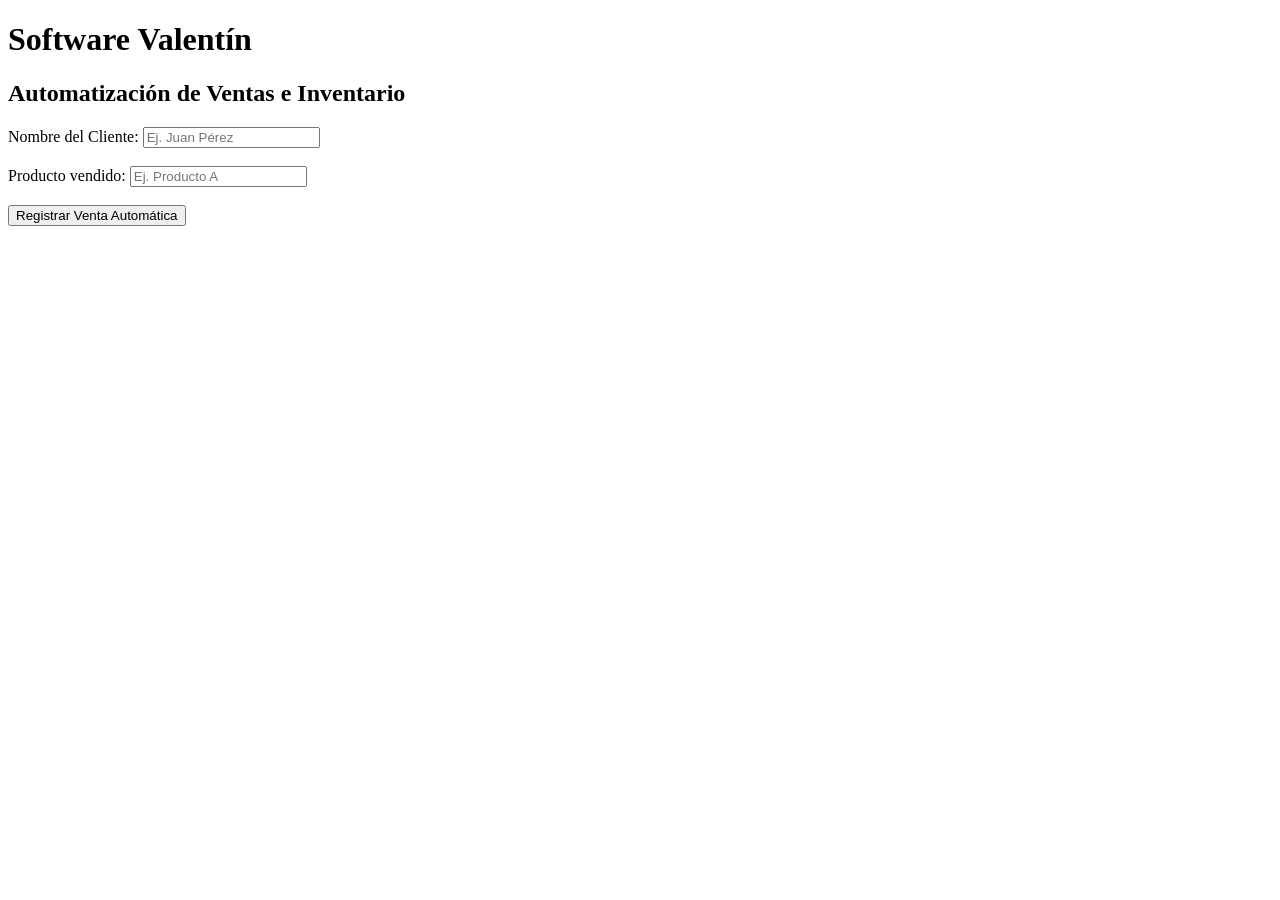
<file: registro.html>
<!DOCTYPE html>
<html lang="es">
<head>
    <meta charset="UTF-8">
    <title>Software Valentín - Registro</title>
</head>
<body>
    <h1>Software Valentín</h1>
    <h2>Automatización de Ventas e Inventario</h2>
    
    <!-- Formulario de ejemplo para la demostración -->
    <form>
        <label>Nombre del Cliente:</label>
        <input type="text" placeholder="Ej. Juan Pérez"><br><br>

        <label>Producto vendido:</label>
        <input type="text" placeholder="Ej. Producto A"><br><br>

        <button type="button">Registrar Venta Automática</button>
    </form>
</body>
</html>
</file>
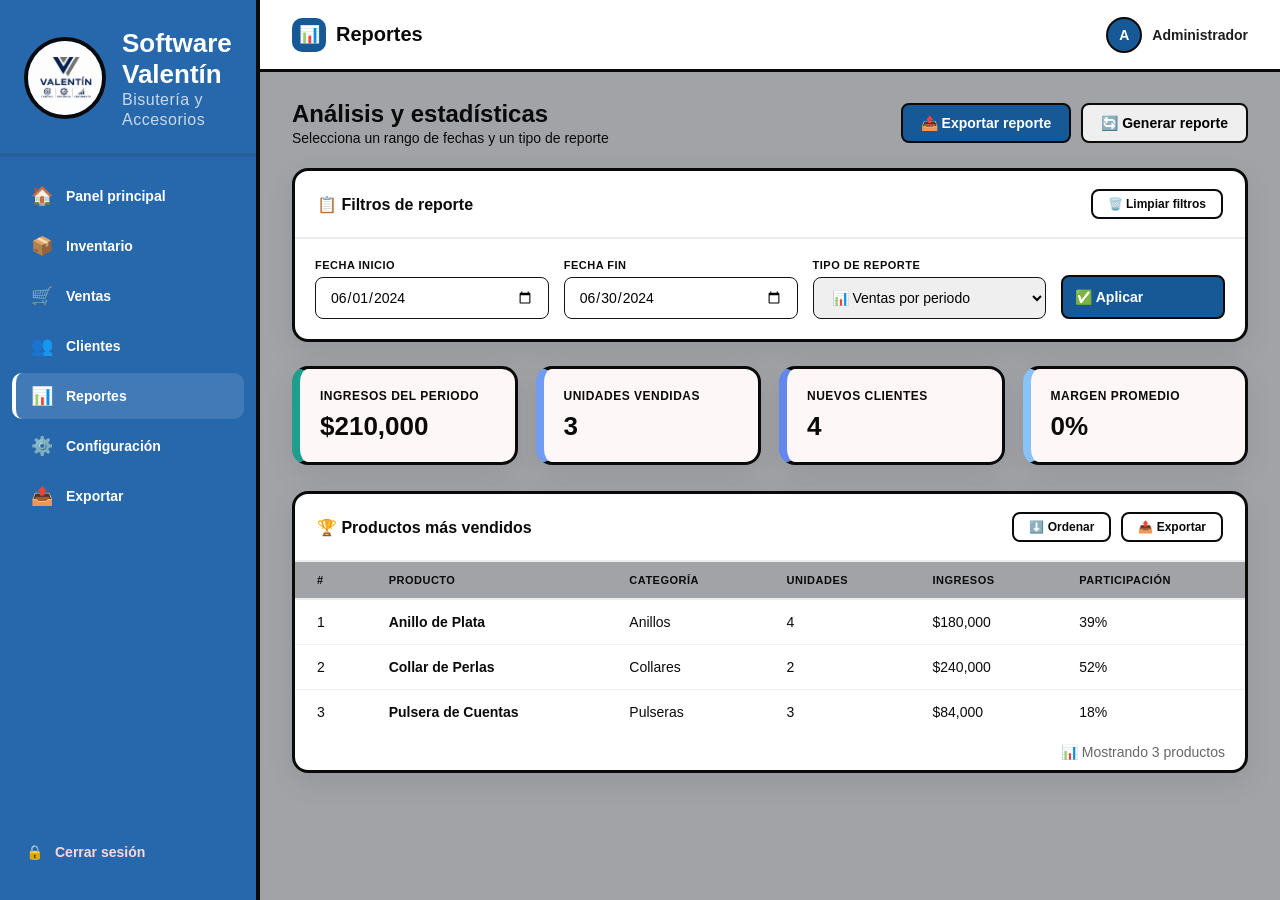
<file: reportes.html>
<!DOCTYPE html>
<html lang="es">
<head>
    <meta charset="UTF-8">
    <meta name="viewport" content="width=device-width, initial-scale=1.0">
    <title>Software Valentín - Reportes</title>
    <link rel="stylesheet" href="dashboard.css">
</head>
<body>
    <div class="app">

        <!-- ============ SIDEBAR ============ -->
        <aside class="sidebar">
            <div class="sidebar-logo">
                <img src="logo.png/LOGO VALENTIN 1.png" alt="Logo Valentín" class="icono-logo">
                <h1>Software Valentín<span class="subtitulo">Bisutería y Accesorios</span></h1>
            </div>
            <nav class="sidebar-nav">
                <a href="dashboard.html"><span class="icono">🏠</span><span>Panel principal</span></a>
                <a href="inventario.html"><span class="icono">📦</span><span>Inventario</span></a>
                <a href="ventas.html"><span class="icono">🛒</span><span>Ventas</span></a>
                <a href="clientes.html"><span class="icono">👥</span><span>Clientes</span></a>
                <a href="reportes.html" class="activo"><span class="icono">📊</span><span>Reportes</span></a>
                <a href="configuracion.html"><span class="icono">⚙️</span><span>Configuración</span></a>
                <a href="exportar.html"><span class="icono">📤</span><span>Exportar</span></a>
            </nav>
            <div class="sidebar-footer">
                <a href="#" class="cerrar-sesion"><span class="icono">🔒</span><span>Cerrar sesión</span></a>
            </div>
        </aside>

        <!-- ============ CONTENIDO ============ -->
        <main class="main">
            <header class="topbar">
                <h2><span class="modulo-icono">📊</span> Reportes</h2>
                <div class="topbar-usuario">
                    <div class="avatar">A</div>
                    <span>Administrador</span>
                </div>
            </header>

            <div class="contenido">

                <!-- ============ ENCABEZADO ============ -->
                <div class="encabezado">
                    <div>
                        <h2>Análisis y estadísticas</h2>
                        <p>Selecciona un rango de fechas y un tipo de reporte</p>
                    </div>
                    <div style="display:flex;gap:10px; flex-wrap:wrap;">
                        <!-- BOTÓN EXPORTAR REPORTE -->
                        <button class="btn btn-primario" id="exportar-reporte">📤 Exportar reporte</button>
                        <!-- BOTÓN GENERAR REPORTE -->
                        <button class="btn btn-success" id="generar-reporte">🔄 Generar reporte</button>
                    </div>
                </div>

                <!-- ============ FILTROS ============ -->
                <div class="panel">
                    <div class="panel-header">
                        <h3>📋 Filtros de reporte</h3>
                        <!-- BOTÓN LIMPIAR FILTROS -->
                        <button class="btn btn-secundario" id="limpiar-filtros" style="padding:6px 15px; font-size:12px;">🗑️ Limpiar filtros</button>
                    </div>
                    <div class="form-grid" style="grid-template-columns: 1fr 1fr 1fr 0.7fr; gap:15px; padding:20px;">
                        <div class="campo">
                            <label>Fecha inicio</label>
                            <input type="date" id="fecha-inicio" value="2024-06-01">
                        </div>
                        <div class="campo">
                            <label>Fecha fin</label>
                            <input type="date" id="fecha-fin" value="2024-06-30">
                        </div>
                        <div class="campo">
                            <label>Tipo de reporte</label>
                            <select id="tipo-reporte">
                                <option value="ventas">📊 Ventas por periodo</option>
                                <option value="top">🏆 Productos más vendidos</option>
                                <option value="clientes">👥 Clientes frecuentes</option>
                                <option value="inventario">📦 Inventario valorizado</option>
                            </select>
                        </div>
                        <div class="campo" style="display:flex; align-items:flex-end;">
                            <!-- BOTÓN APLICAR FILTROS -->
                            <button class="btn btn-primario" id="aplicar-filtros" style="width:100%; padding:12px;">✅ Aplicar</button>
                        </div>
                    </div>
                </div>

                <!-- ============ KPIs ============ -->
                <div class="grid-kpi">
                    <div class="tarjeta kpi" style="--modulo-color:var(--c-ventas);">
                        <div class="kpi-label">Ingresos del periodo</div>
                        <div class="kpi-valor" id="ingresos-periodo">$0</div>
                    </div>
                    <div class="tarjeta kpi" style="--modulo-color:var(--c-inventario);">
                        <div class="kpi-label">Unidades vendidas</div>
                        <div class="kpi-valor" id="unidades-vendidas">0</div>
                    </div>
                    <div class="tarjeta kpi" style="--modulo-color:var(--c-clientes);">
                        <div class="kpi-label">Nuevos clientes</div>
                        <div class="kpi-valor" id="nuevos-clientes">0</div>
                    </div>
                    <div class="tarjeta kpi" style="--modulo-color:var(--c-reportes);">
                        <div class="kpi-label">Margen promedio</div>
                        <div class="kpi-valor" id="margen-promedio">0%</div>
                    </div>
                </div>

                <!-- ============ TABLA PRODUCTOS MÁS VENDIDOS ============ -->
                <div class="panel">
                    <div class="panel-header">
                        <h3>🏆 Productos más vendidos</h3>
                        <div style="display:flex; gap:10px;">
                            <!-- BOTÓN ORDENAR -->
                            <button class="btn btn-secundario" id="ordenar-productos" style="padding:6px 15px; font-size:12px;">⬇️ Ordenar</button>
                            <!-- BOTÓN EXPORTAR TABLA -->
                            <button class="btn btn-secundario" id="exportar-tabla" style="padding:6px 15px; font-size:12px;">📤 Exportar</button>
                        </div>
                    </div>

                    <div class="table-container">
                        <table>
                            <thead>
                                <tr>
                                    <th>#</th>
                                    <th>Producto</th>
                                    <th>Categoría</th>
                                    <th>Unidades</th>
                                    <th>Ingresos</th>
                                    <th>Participación</th>
                                </tr>
                            </thead>
                            <tbody id="tabla-reportes">
                                <!-- Datos de ejemplo -->
                                <tr>
                                    <td>1</td>
                                    <td><strong>Anillo de Plata</strong></td>
                                    <td>Anillos</td>
                                    <td>4</td>
                                    <td>$180,000</td>
                                    <td>39%</td>
                                </tr>
                                <tr>
                                    <td>2</td>
                                    <td><strong>Collar de Perlas</strong></td>
                                    <td>Collares</td>
                                    <td>2</td>
                                    <td>$240,000</td>
                                    <td>52%</td>
                                </tr>
                                <tr>
                                    <td>3</td>
                                    <td><strong>Pulsera de Cuentas</strong></td>
                                    <td>Pulseras</td>
                                    <td>3</td>
                                    <td>$84,000</td>
                                    <td>18%</td>
                                </tr>
                            </tbody>
                        </table>
                    </div>

                    <div class="table-counter" style="text-align:right; padding:10px 20px; color:#666; font-size:14px;">
                        📊 Mostrando <span id="contador-productos-reporte">3</span> productos
                    </div>
                </div>

            </div>
        </main>
    </div>

    <!-- ========================================== -->
    <!-- SCRIPT - ENLAZADO -->
    <!-- ========================================== -->
    <script src="script.js"></script>

</body>
</html>
</file>
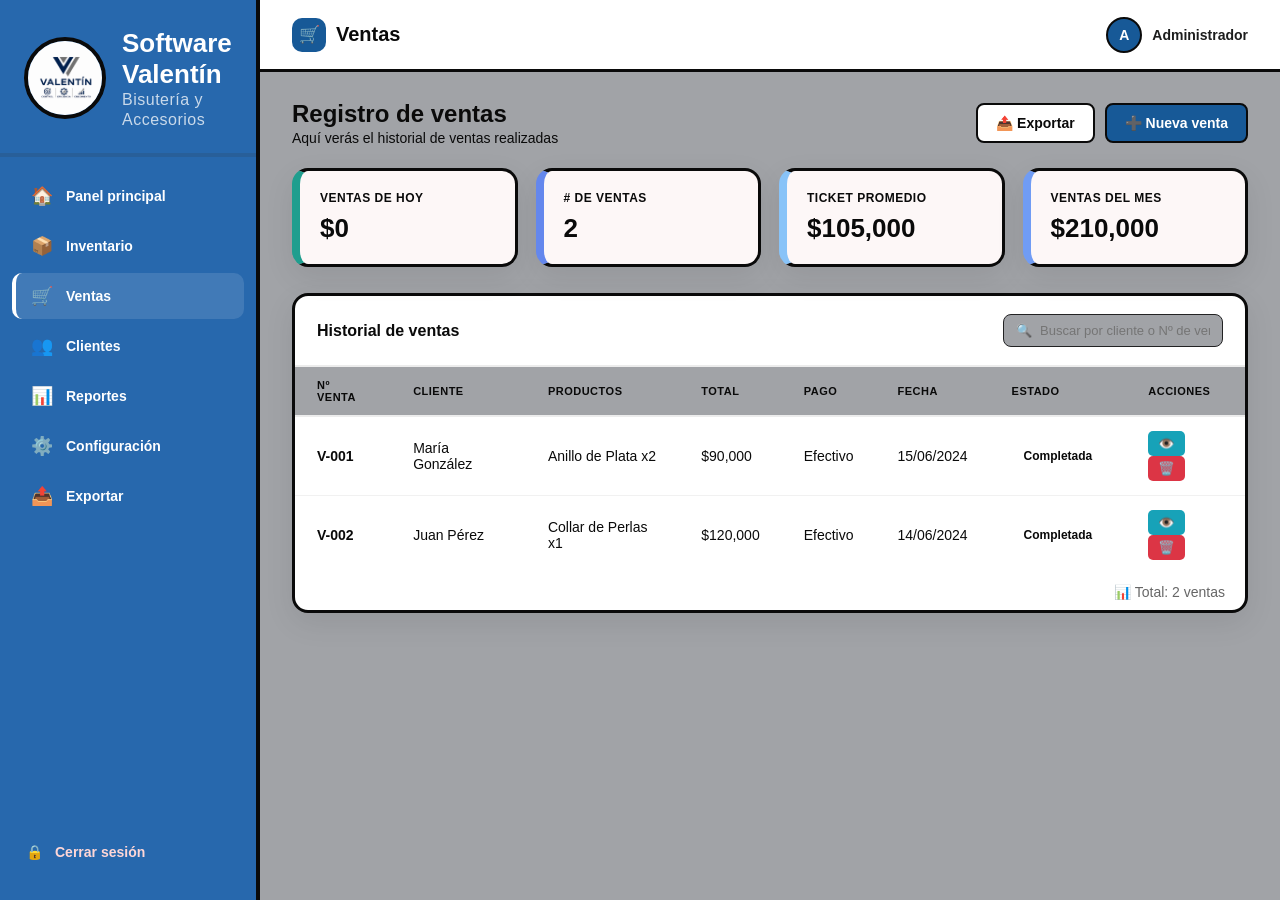
<file: ventas.html>
<!DOCTYPE html>
<html lang="es">
<head>
    <meta charset="UTF-8">
    <meta name="viewport" content="width=device-width, initial-scale=1.0">
    <title>Software Valentín - Ventas</title>
    <link rel="stylesheet" href="dashboard.css">
</head>
<body>
    <div class="app">

        <!-- ============ SIDEBAR ============ -->
        <aside class="sidebar">
            <div class="sidebar-logo">
                <img src="logo.png/LOGO VALENTIN 1.png" alt="Logo Valentín" class="icono-logo">
                <h1>Software Valentín<span class="subtitulo">Bisutería y Accesorios</span></h1>
            </div>
            <nav class="sidebar-nav">
                <a href="dashboard.html"><span class="icono">🏠</span><span>Panel principal</span></a>
                <a href="inventario.html"><span class="icono">📦</span><span>Inventario</span></a>
                <a href="ventas.html" class="activo"><span class="icono">🛒</span><span>Ventas</span></a>
                <a href="clientes.html"><span class="icono">👥</span><span>Clientes</span></a>
                <a href="reportes.html"><span class="icono">📊</span><span>Reportes</span></a>
                <a href="configuracion.html"><span class="icono">⚙️</span><span>Configuración</span></a>
                <a href="exportar.html"><span class="icono">📤</span><span>Exportar</span></a>
            </nav>
            <div class="sidebar-footer">
                <a href="#" class="cerrar-sesion"><span class="icono">🔒</span><span>Cerrar sesión</span></a>
            </div>
        </aside>

        <!-- ============ CONTENIDO ============ -->
        <main class="main">
            <header class="topbar">
                <h2><span class="modulo-icono">🛒</span> Ventas</h2>
                <div class="topbar-usuario">
                    <div class="avatar">A</div>
                    <span>Administrador</span>
                </div>
            </header>

            <div class="contenido">

                <!-- ============ ENCABEZADO ============ -->
                <div class="encabezado">
                    <div>
                        <h2>Registro de ventas</h2>
                        <p>Aquí verás el historial de ventas realizadas</p>
                    </div>
                    <div style="display:flex;gap:10px; flex-wrap:wrap;">
                        <!-- BOTÓN EXPORTAR -->
                        <button class="btn btn-secundario" id="exportar-ventas">📤 Exportar</button>
                        <!-- BOTÓN NUEVA VENTA -->
                        <button class="btn btn-primario btn-agregar" data-form="form-ventas">➕ Nueva venta</button>
                    </div>
                </div>

                <!-- ============ KPIs ============ -->
                <div class="grid-kpi">
                    <div class="tarjeta kpi" style="--modulo-color:var(--c-ventas);">
                        <div class="kpi-label">Ventas de hoy</div>
                        <div class="kpi-valor" id="ventas-hoy">$0</div>
                    </div>
                    <div class="tarjeta kpi" style="--modulo-color:var(--c-clientes);">
                        <div class="kpi-label"># de ventas</div>
                        <div class="kpi-valor" id="num-ventas">0</div>
                    </div>
                    <div class="tarjeta kpi" style="--modulo-color:var(--c-reportes);">
                        <div class="kpi-label">Ticket promedio</div>
                        <div class="kpi-valor" id="ticket-promedio">$0</div>
                    </div>
                    <div class="tarjeta kpi" style="--modulo-color:var(--c-inventario);">
                        <div class="kpi-label">Ventas del mes</div>
                        <div class="kpi-valor" id="ventas-mes">$0</div>
                    </div>
                </div>

                <!-- ============ FORMULARIO ============ -->
                <div id="form-ventas" class="form-container" style="display:none; background:white; padding:20px; border-radius:12px; margin-bottom:20px; box-shadow:0 2px 10px rgba(0,0,0,0.1);">
                    <h3 style="margin-bottom:15px;">🛒 Nueva venta</h3>
                    <div style="display:grid; grid-template-columns:repeat(auto-fit, minmax(200px,1fr)); gap:15px;">
                        <div>
                            <label style="display:block; font-weight:600; margin-bottom:5px; font-size:13px;">Cliente</label>
                            <select id="venta-cliente" style="width:100%; padding:10px; border:2px solid #ddd; border-radius:8px;">
                                <option value="Cliente mostrador">Cliente mostrador</option>
                                <option value="María González">María González</option>
                                <option value="Juan Pérez">Juan Pérez</option>
                                <option value="Carlos López">Carlos López</option>
                                <option value="Ana Martínez">Ana Martínez</option>
                            </select>
                        </div>
                        <div>
                            <label style="display:block; font-weight:600; margin-bottom:5px; font-size:13px;">Producto</label>
                            <select id="venta-producto" style="width:100%; padding:10px; border:2px solid #ddd; border-radius:8px;">
                                <option value="Anillo de Plata">💍 Anillo de Plata - $45,000</option>
                                <option value="Pulsera de Cuentas">📿 Pulsera de Cuentas - $28,000</option>
                                <option value="Collar de Perlas">📿 Collar de Perlas - $120,000</option>
                                <option value="Aretes de Acero">✨ Aretes de Acero - $35,000</option>
                                <option value="DiJe de Corazón">🔮 DiJe de Corazón - $85,000</option>
                                <option value="Llavero Estrella">🔑 Llavero Estrella - $18,000</option>
                            </select>
                        </div>
                        <div>
                            <label style="display:block; font-weight:600; margin-bottom:5px; font-size:13px;">Cantidad</label>
                            <input type="number" id="venta-cantidad" value="1" min="1" style="width:100%; padding:10px; border:2px solid #ddd; border-radius:8px;">
                        </div>
                        <div>
                            <label style="display:block; font-weight:600; margin-bottom:5px; font-size:13px;">Pago</label>
                            <select id="venta-pago" style="width:100%; padding:10px; border:2px solid #ddd; border-radius:8px;">
                                <option value="Efectivo">💰 Efectivo</option>
                                <option value="Tarjeta">💳 Tarjeta</option>
                                <option value="Nequi">📱 Nequi</option>
                                <option value="Daviplata">📱 Daviplata</option>
                                <option value="Transferencia">🏦 Transferencia</option>
                            </select>
                        </div>
                    </div>

                    <div style="margin-top:15px; padding:15px; background:#f8f9fa; border-radius:8px; display:flex; justify-content:space-between; align-items:center; flex-wrap:wrap;">
                        <span style="font-weight:bold; font-size:18px;">Total: <span id="venta-total-preview">$0</span></span>
                        <span style="color:#666; font-size:14px;">Selecciona producto y cantidad</span>
                    </div>

                    <div style="display:flex; gap:10px; margin-top:15px; flex-wrap:wrap;">
                        <!-- BOTÓN GUARDAR VENTA -->
                        <button class="btn btn-primario" id="guardar-venta">💾 Registrar venta</button>
                        <!-- BOTÓN CANCELAR -->
                        <button class="btn btn-secundario" id="cancelar-venta">❌ Cancelar</button>
                    </div>
                </div>

                <!-- ============ TABLA ============ -->
                <div class="panel">
                    <div class="panel-header">
                        <h3>Historial de ventas</h3>
                        <div class="buscador">
                            🔍 <input type="text" class="buscar" placeholder="Buscar por cliente o Nº de venta...">
                        </div>
                    </div>

                    <div class="table-container">
                        <table>
                            <thead>
                                <tr>
                                    <th>Nº Venta</th>
                                    <th>Cliente</th>
                                    <th>Productos</th>
                                    <th>Total</th>
                                    <th>Pago</th>
                                    <th>Fecha</th>
                                    <th>Estado</th>
                                    <th>Acciones</th>
                                </tr>
                            </thead>
                            <tbody id="tabla-ventas">
                                <!-- Los datos se cargan desde localStorage -->
                            </tbody>
                        </table>
                    </div>

                    <div class="table-counter" style="text-align:right; padding:10px 20px; color:#666; font-size:14px;">
                        📊 Total: <span id="contador-ventas">0</span> ventas
                    </div>

                    <div class="estado-vacio" id="vacio-ventas" style="display:none;">
                        <div class="icono-vacio">🛒</div>
                        <h4>Todavía no hay ventas registradas</h4>
                        <p>Cuando registres una venta, aparecerá aquí con su detalle.</p>
                        <button class="btn btn-primario btn-agregar" data-form="form-ventas">➕ Nueva venta</button>
                    </div>
                </div>

            </div>
        </main>
    </div>

    <!-- ========================================== -->
    <!-- SCRIPT - ENLAZADO -->
    <!-- ========================================== -->
    <script src="script.js"></script>

</body>
</html>
</file>
<file: styles.css>
/* ============================================
   ESTILOS GLOBALES
   ============================================ */
* {
    margin: 0;
    padding: 0;
    box-sizing: border-box;
    font-family: 'Segoe UI', Tahoma, Geneva, Verdana, sans-serif;
}

body {
    display: flex;
    justify-content: center;
    align-items: center;
    min-height: 100vh;
    background: #838587;  
}

/* ============================================
   CONTENEDOR PRINCIPAL
   ============================================ */
.login-container {
    display: flex;
    background: white;
    border-radius: 20px;
    box-shadow: 0 15px 40px rgba(0, 0, 0, 0.15);
    overflow: hidden;
    max-width: 1000px;
    width: 100%;
    min-height: 550px;
}

/* ============================================
   CAJA DEL LOGIN (IZQUIERDA)
   ============================================ */
.login-box {
    flex: 1;
    padding: 45px 40px;
    background: white;
    border: 3px solid rgb(10, 10, 10);
    display: flex;
    flex-direction: column;
    justify-content: center;
}

/* Logo */
.logo {
    font-size: 50px;
    display: block;
    text-align: center;
    margin-bottom: 32px;
}

.logo-img {
    width: 150px;               /* Ajusta el tamaño que quieras */
    height: 150px;              /* Debe ser igual al width para que sea círculo */
    object-fit: cover;          /* Recorta la imagen para que encaje bien */
    border-radius: 50%;         /* ¡Esto hace el círculo! */
    display: block;
    margin: 0 auto 15px;
    border: 10px solid rgb(88, 87, 90);  
    box-shadow: 0 4px 15px rgba(0, 0, 0, 0.2); /* Sombra para resaltar */
}


.logo h1 {
    font-size: 28px;
    color: #364cb2;
    font-weight: bold;
}


.logo p {
    color: #333535;
    font-size: 18px;
    letter-spacing: 2px;
}

/* Bienvenida */
.bienvenida {
    text-align: center;
    margin-bottom: 25px;
}

.bienvenida h2 {
    font-size: 24px;
    color: #01070e;
}

.bienvenida p {
    color: #212222;
    font-size: 14px;
    margin-top: 5px;
}

/* Campos del formulario */
.campo {
    margin-bottom: 18px;
}

.campo label {
    display: block;
    font-size: 11px;
    font-weight: bold;
    color: #010a0b;
    letter-spacing: 1px;
    margin-bottom: 5px;
}

.campo input {
    width: 100%;
    padding: 12px 15px;
    border: 1.5px solid #091288;
    border-radius: 8px;
    font-size: 14px;
    transition: 0.3s;
    outline: none;
}

.campo input:focus {
    border-color: #010311;
    box-shadow: 0 0 0 3px rgba(26, 188, 156, 0.2);
}

/* Opciones (Recordarme + Olvidaste) */
.opciones {
    display: flex;
    justify-content: space-between;
    align-items: center;
    font-size: 13px;
    margin-bottom: 22px;
}

.recordar {
    color: #03060a;
    cursor: pointer;
}

.recordar input {
    margin-right: 6px;
}

.olvido {
    color: #0f1673;
    text-decoration: none;
    font-size: 13px;
}

.olvido:hover {
    text-decoration: underline;
}

/* Botón Ingresar */
.btn-ingresar {
    width: 100%;
    padding: 14px;
    background: #175997;
    color: white;
    border: 3px solid rgb(14, 13, 13);
    border-radius: 8px;
    font-size: 16px;
    font-weight: bold;
    cursor: pointer;
    transition: 0.3s;
}

.btn-ingresar:hover {
    background: #267bb0;
    transform: scale(1.02);
}

/* Registrarse */
.registro {
    text-align: center;
    margin-top: 18px;
}

.registro a {
    color: #010e0e;
    text-decoration: none;
    font-size: 14px;
}

.registro a:hover {
    color: #0f1789;
    text-decoration: underline;
}

/* ============================================
   COLUMNA DERECHA (INFO)
   ============================================ */
.info-box {
    background: #2768ad;
    color: white;
    border: 4px solid rgb(10, 10, 10);
    padding: 50px 35px;
    display: flex;
    flex-direction: column;
    justify-content: center;
    gap: 35px;
    min-width: 280px;
}

.info-item {
    display: flex;
    flex-direction: column;
    align-items: center;
    text-align: center;
}

.info-item span {
    font-size: 35px;
    margin-bottom: 8px;
}

.info-item h3 {
    font-size: 16px;
    font-weight: 600;
    margin-bottom: 3px;
}

.info-item p {
    font-size: 13px;
    opacity: 0.85;
}
</file>
<file: dashboard.css>
/* ============================================
   SOFTWARE VALENTÍN — ESTILOS DEL PANEL INTERNO
   Extiende la paleta definida en styles.css (login)
   ============================================ */

:root {
    /* Paleta base (heredada del login) */
    --azul-primario: #175997;
    --azul-hover: #267bb0;
    --azul-profundo: #2768ad;
    --indigo: #364cb2;
    --tinta: #0a0a0a;
    --gris-fondo: #a1a3a7;
    --gris-texto: #1c1d1d;
    --negro: #090909;
    --blanco: #ffffff;

    /* Colores por módulo */
    --c-inventario: #709cf4;
    --c-ventas: #1f9e8e;
    --c-clientes: #6487ed;
    --c-reportes: #88c3f8;
    --c-configuracion: #2b98e0;
    --c-exportar: #1f9e8e;

    --radio: 16px;
    --sombra: 0 10px 30px rgba(10, 10, 10, 0.08);
}

* {
    margin: 0;
    padding: 0;
    box-sizing: border-box;
    font-family: 'Segoe UI', Tahoma, Geneva, Verdana, sans-serif;
}

body {
    background: var(--gris-fondo);
    color: var(--tinta);
    min-height: 100vh;
}

/* ============================================
   ESTRUCTURA GENERAL
   ============================================ */
.app {
    display: flex;
    min-height: 100vh;
}

/* ============================================
   SIDEBAR
   ============================================ */
.sidebar {
    width: 260px;
    flex-shrink: 0;
    background: var(--azul-profundo);
    border-right: 4px solid var(--tinta);
    color: white;
    display: flex;
    flex-direction: column;
    padding: 28px 0;
}

.sidebar-logo {
    display: flex;
    align-items: center;
    gap: 16px;
    padding: 0 24px 24px;
    border-bottom: 4px solid rgba(46, 44, 44, 0.15);
    margin-bottom: 16px;
}

.sidebar-logo .icono-logo {
    font-size: 70px;
    width: 82px;
    height: 82px;
    display: flex;
    align-items: center;
    justify-content: center;
    background: white;
    border-radius: 50%;
    border: 4px solid var(--tinta);
}

.sidebar-logo h1 {
    font-size: 26px;
    line-height: 1.2;
}

.sidebar-logo span.subtitulo {
    display: block;
    font-size: 16px;
    opacity: 0.75;
    font-weight: normal;
    letter-spacing: 0.5px;
}

.sidebar-nav {
    display: flex;
    flex-direction: column;
    gap: 4px;
    padding: 0 12px;
}

.sidebar-nav a {
    display: flex;
    align-items: center;
    gap: 12px;
    padding: 12px 14px;
    border-radius: 10px;
    color: rgba(255, 255, 255, 0.997);
    text-decoration: none;
    font-size: 14px;
    font-weight: 600;
    border-left: 4px solid transparent;
    transition: 0.2s;
}

.sidebar-nav a .icono {
    font-size: 18px;
    width: 24px;
    text-align: center;
}

.sidebar-nav a:hover {
    background: rgba(255, 255, 255, 0.08);
}

.sidebar-nav a.activo {
    background: rgba(255, 255, 255, 0.12);
    color: white;
    border-left: 4px solid var(--modulo-color, white);
}

.sidebar-footer {
    margin-top: auto;
    padding: 12px 12px 0;
}

.sidebar-footer a {
    display: flex;
    align-items: center;
    gap: 12px;
    padding: 12px 14px;
    border-radius: 10px;
    color: #ffd7d7;
    text-decoration: none;
    font-size: 14px;
    font-weight: 600;
}

.sidebar-footer a:hover {
    background: rgba(255, 255, 255, 0.08);
}

/* ============================================
   CONTENIDO PRINCIPAL
   ============================================ */
.main {
    flex: 1;
    display: flex;
    flex-direction: column;
    min-width: 0;
}

.topbar {
    height: 72px;
    background: white;
    border-bottom: 3px solid var(--tinta);
    display: flex;
    align-items: center;
    justify-content: space-between;
    padding: 0 32px;
}

.topbar h2 {
    font-size: 20px;
    display: flex;
    align-items: center;
    gap: 10px;
}

.topbar .modulo-icono {
    width: 34px;
    height: 34px;
    border-radius: 10px;
    display: flex;
    align-items: center;
    justify-content: center;
    background: var(--modulo-color, var(--azul-primario));
    color: white;
    font-size: 17px;
}

.topbar-usuario {
    display: flex;
    align-items: center;
    gap: 10px;
    font-size: 14px;
    font-weight: 600;
    color: var(--gris-texto);
}

.topbar-usuario .avatar {
    width: 36px;
    height: 36px;
    border-radius: 50%;
    background: var(--azul-primario);
    color: white;
    display: flex;
    align-items: center;
    justify-content: center;
    font-weight: bold;
    border: 2px solid var(--tinta);
}

.contenido {
    padding: 28px 32px 40px;
}

.contenido > .encabezado {
    display: flex;
    align-items: center;
    justify-content: space-between;
    margin-bottom: 22px;
    flex-wrap: wrap;
    gap: 12px;
}

.contenido > .encabezado p {
    color: var(--gris-suave);
    font-size: 14px;
    margin-top: 2px;
}

/* ============================================
   BOTONES
   ============================================ */
.btn {
    border: 2px solid var(--tinta);
    border-radius: 8px;
    padding: 10px 18px;
    font-size: 14px;
    font-weight: bold;
    cursor: pointer;
    transition: 0.2s;
    display: inline-flex;
    align-items: center;
    gap: 8px;
}

.btn-primario {
    background: var(--modulo-color, var(--azul-primario));
    color: white;
}

.btn-primario:hover {
    filter: brightness(1.1);
    transform: scale(1.02);
}

.btn-secundario {
    background: white;
    color: var(--tinta);
}

.btn-secundario:hover {
    background: var(--gris-fondo);
}

/* ============================================
   TARJETAS / KPI
   ============================================ */
.grid-kpi {
    display: grid;
    grid-template-columns: repeat(auto-fit, minmax(200px, 1fr));
    gap: 18px;
    margin-bottom: 26px;
}

.tarjeta {
    background: rgb(253, 247, 247);
    border: 3px solid var(--tinta);
    border-radius: var(--radio);
    box-shadow: var(--sombra);
    padding: 20px;
}

.kpi {
    border-left: 8px solid var(--modulo-color, var(--azul-primario));
}

.kpi .kpi-label {
    font-size: 12px;
    text-transform: uppercase;
    letter-spacing: 0.5px;
    color: var(--gris-suave);
    font-weight: 700;
    margin-bottom: 8px;
}

.kpi .kpi-valor {
    font-size: 26px;
    font-weight: 800;
}

.kpi .kpi-nota {
    font-size: 12px;
    color: var(--gris-suave);
    margin-top: 6px;
}

/* ============================================
   PANEL / CONTENEDOR DE TABLA
   ============================================ */
.panel {
    background: white;
    border: 3px solid var(--tinta);
    border-radius: var(--radio);
    box-shadow: var(--sombra);
    overflow: hidden;
    margin-bottom: 24px;
}

.panel-header {
    display: flex;
    align-items: center;
    justify-content: space-between;
    padding: 18px 22px;
    border-bottom: 2px solid #ececec;
    flex-wrap: wrap;
    gap: 12px;
}

.panel-header h3 {
    font-size: 16px;
}

.buscador {
    display: flex;
    align-items: center;
    gap: 8px;
    background: var(--gris-fondo);
    border: 1.5px solid #222223;
    border-radius: 8px;
    padding: 8px 12px;
    font-size: 13px;
    color: var(--gris-suave);
    min-width: 220px;
}

.buscador input {
    border: none;
    background: transparent;
    outline: none;
    font-size: 13px;
    width: 100%;
}

/* ============================================
   TABLAS
   ============================================ */
table {
    width: 100%;
    border-collapse: collapse;
}

thead th {
    text-align: left;
    font-size: 11px;
    text-transform: uppercase;
    letter-spacing: 0.5px;
    color: var(--gris-suave);
    background: var(--gris-fondo);
    padding: 12px 22px;
    border-bottom: 2px solid #ececec;
}

tbody td {
    padding: 14px 22px;
    font-size: 14px;
    border-bottom: 1px solid #f1f1f1;
}

tbody tr:hover {
    background: #fafbfc;
}

tbody tr:last-child td {
    border-bottom: none;
}

.acciones {
    display: flex;
    gap: 10px;
}

.icono-accion {
    width: 32px;
    height: 32px;
    border-radius: 8px;
    border: 1.5px solid #e2e4e8;
    background: white;
    display: flex;
    align-items: center;
    justify-content: center;
    cursor: pointer;
    font-size: 14px;
}

.icono-accion:hover {
    background: var(--gris-fondo);
}

/* ============================================
   BADGES DE ESTADO
   ============================================ */
.badge {
    display: inline-block;
    padding: 5px 12px;
    border-radius: 999px;
    font-size: 12px;
    font-weight: 700;
}


/* ============================================
   FORMULARIOS DENTRO DE PANELES (Configuración)
   ============================================ */
.form-grid {
    display: grid;
    grid-template-columns: 1fr 1fr;
    gap: 18px;
    padding: 22px;
}

.form-grid.full { grid-template-columns: 1fr; }

.campo label {
    display: block;
    font-size: 11px;
    font-weight: bold;
    color: var(--tinta);
    letter-spacing: 0.5px;
    margin-bottom: 6px;
    text-transform: uppercase;
}

.campo input,
.campo select {
    width: 100%;
    padding: 11px 14px;
    border: 1.5px solid #121314;
    border-radius: 8px;
    font-size: 14px;
    outline: none;
    transition: 0.2s;
}

.campo input:focus,
.campo select:focus {
    border-color: var(--modulo-color, var(--azul-primario));
}

.switch-fila {
    display: flex;
    align-items: center;
    justify-content: space-between;
    padding: 16px 22px;
    border-bottom: 1px solid #151414;
}

.switch-fila:last-child { border-bottom: none; }

.switch-fila .texto strong {
    display: block;
    font-size: 14px;
}

.switch-fila .texto span {
    font-size: 12px;
    color: var(--gris-suave);
}

.switch {
    position: relative;
    width: 44px;
    height: 24px;
}

.switch input { opacity: 0; width: 0; height: 0; }

.switch .slider {
    position: absolute;
    inset: 0;
    background: #20bbe1;
    border-radius: 999px;
    cursor: pointer;
    transition: 0.2s;
}

.switch .slider::before {
    content: "";
    position: absolute;
    width: 18px;
    height: 18px;
    left: 3px;
    top: 3px;
    background: rgb(255, 248, 248);
    border-radius: 50%;
    transition: 0.2s;
    box-shadow: 0 1px 3px rgba(0,0,0,0.3);
}

.switch input:checked + .slider {
    background: var(--modulo-color, var(--azul-primario));
}

.switch input:checked + .slider::before {
    transform: translateX(20px);
}

/* ============================================
   TARJETAS DE EXPORTACIÓN
   ============================================ */
.grid-exportar {
    display: grid;
    grid-template-columns: repeat(auto-fit, minmax(230px, 1fr));
    gap: 18px;
}

.tarjeta-exportar {
    display: flex;
    flex-direction: column;
    gap: 10px;
}

.tarjeta-exportar .icono-grande {
    width: 46px;
    height: 46px;
    border-radius: 12px;
    background: var(--modulo-color, var(--c-exportar));
    color: white;
    display: flex;
    align-items: center;
    justify-content: center;
    font-size: 22px;
}

.tarjeta-exportar h4 { font-size: 15px; }
.tarjeta-exportar p { font-size: 13px; color: var(--gris-suave); }

/* ============================================
   ESTADO VACÍO (sin datos)
   ============================================ */
.estado-vacio {
    display: flex;
    flex-direction: column;
    align-items: center;
    text-align: center;
    padding: 60px 30px;
    gap: 10px;
}

.estado-vacio .icono-vacio {
    width: 64px;
    height: 64px;
    border-radius: 50%;
    background: var(--gris-fondo);
    display: flex;
    align-items: center;
    justify-content: center;
    font-size: 28px;
    margin-bottom: 6px;
    border: 2px solid #0e0e0f;
}

.estado-vacio h4 {
    font-size: 16px;
}

.estado-vacio p {
    font-size: 13px;
    color: var(--gris-suave);
    max-width: 320px;
}

.estado-vacio .btn {
    margin-top: 10px;
}

/* ============================================
   RESPONSIVE
   ============================================ */
@media (max-width: 900px) {
    .sidebar { width: 76px; }
    .sidebar-logo h1, .sidebar-logo span.subtitulo, .sidebar-nav a span:last-child, .sidebar-footer a span:last-child {
        display: none;
    }
    .sidebar-logo { justify-content: center; padding: 0 0 20px; }
    .sidebar-nav a, .sidebar-footer a { justify-content: center; }
    .form-grid { grid-template-columns: 1fr; }
}
</file>
